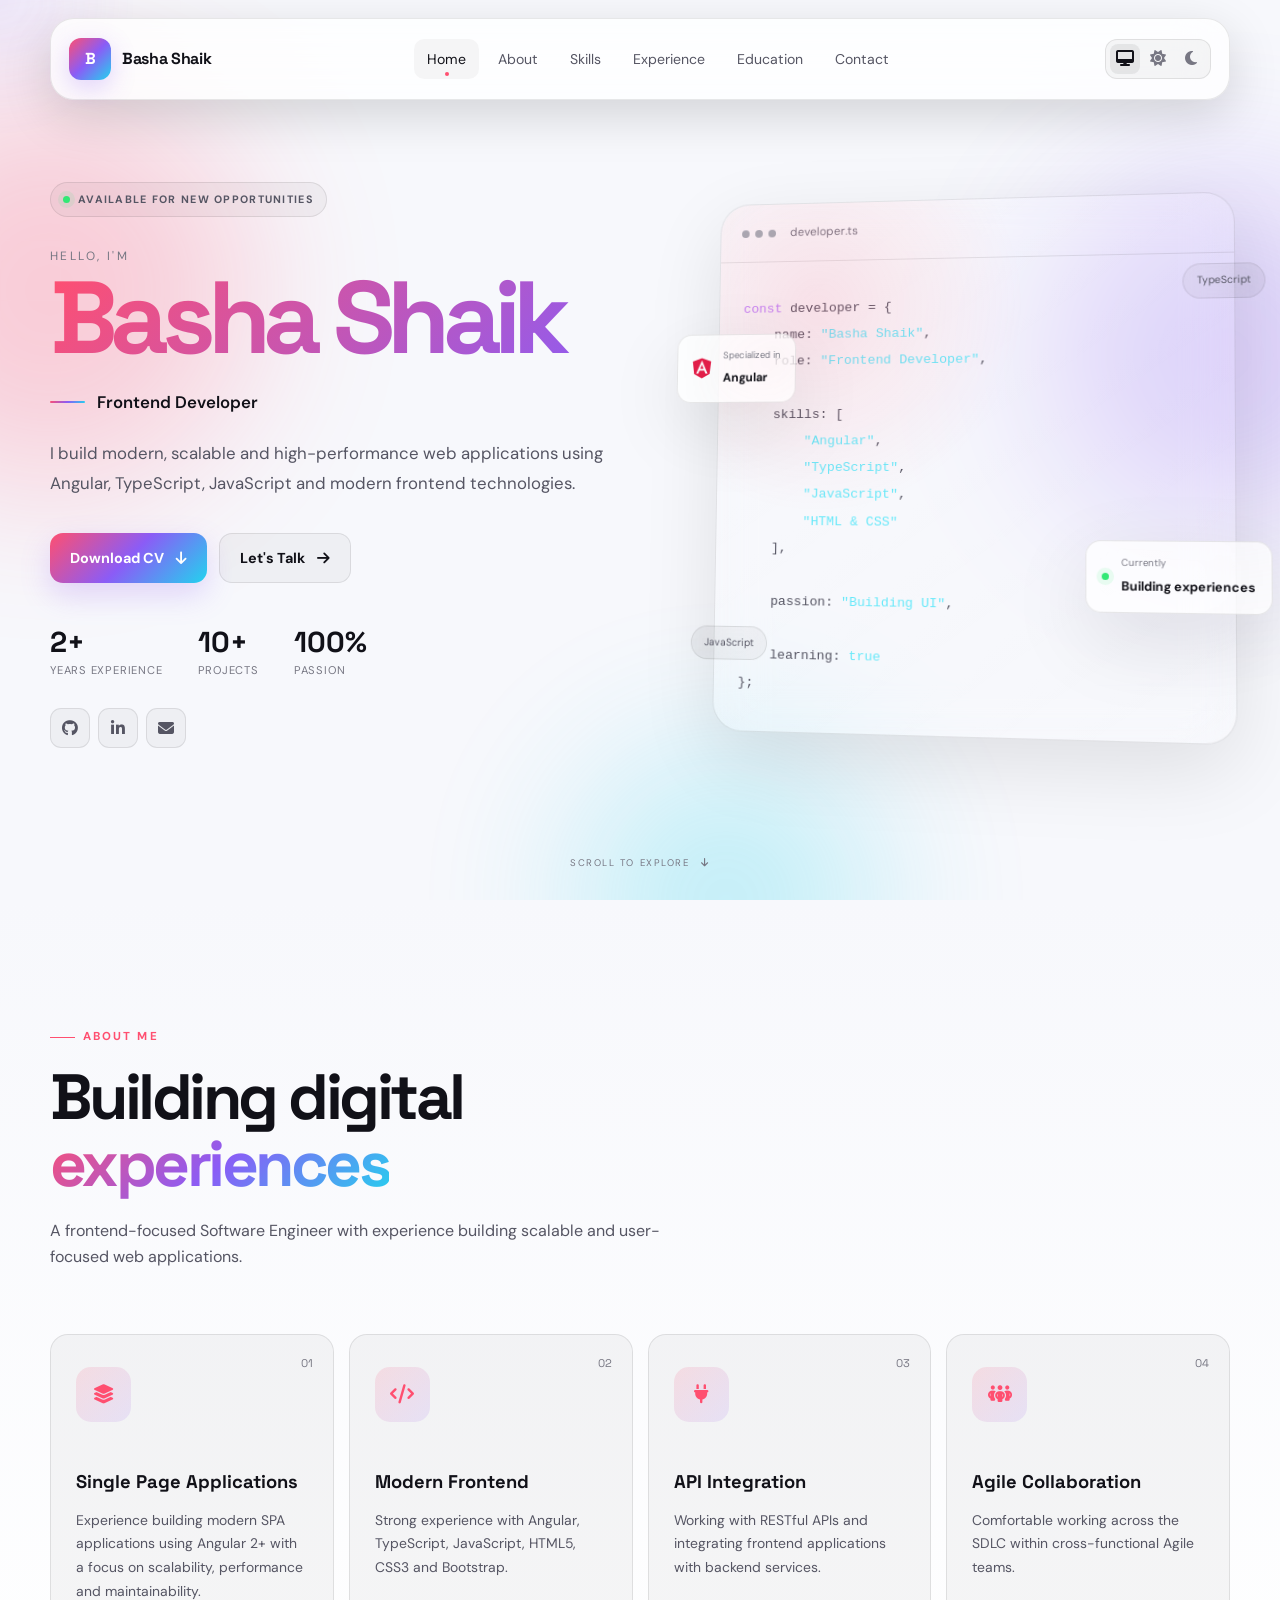
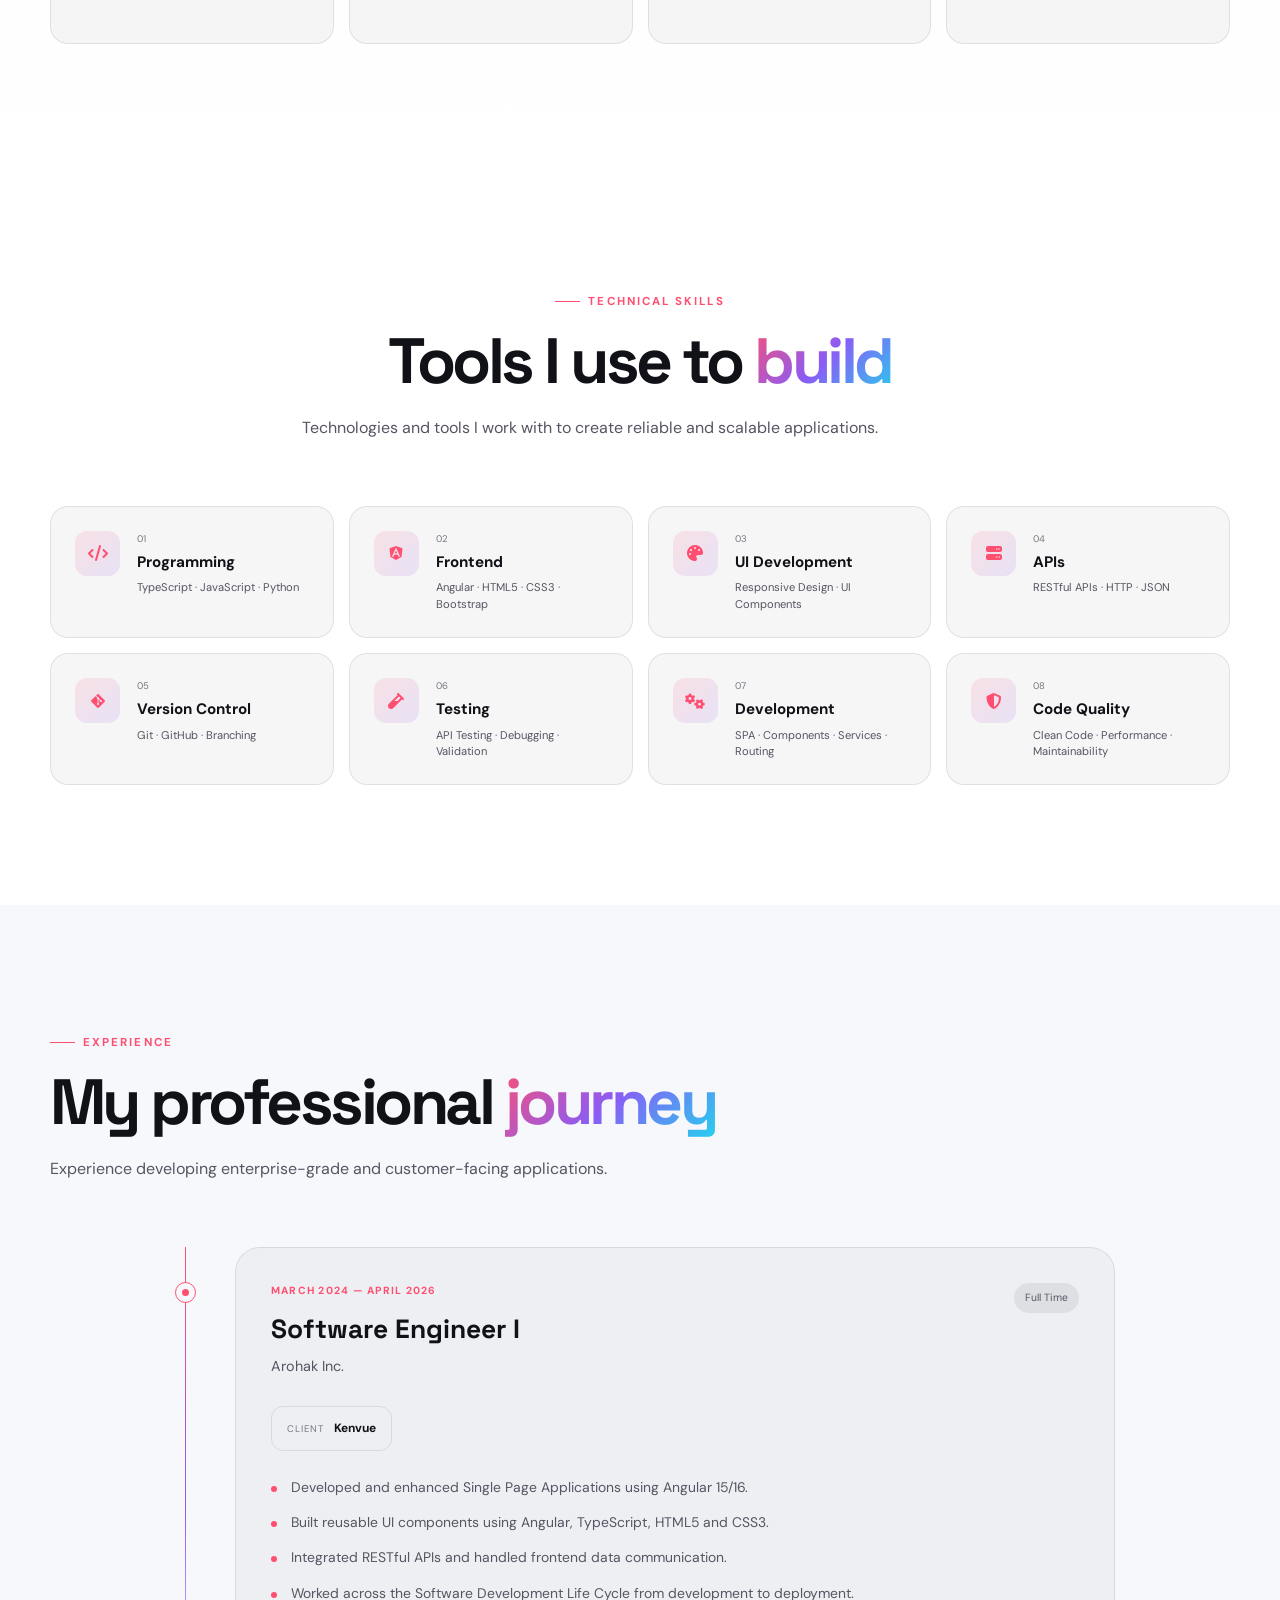
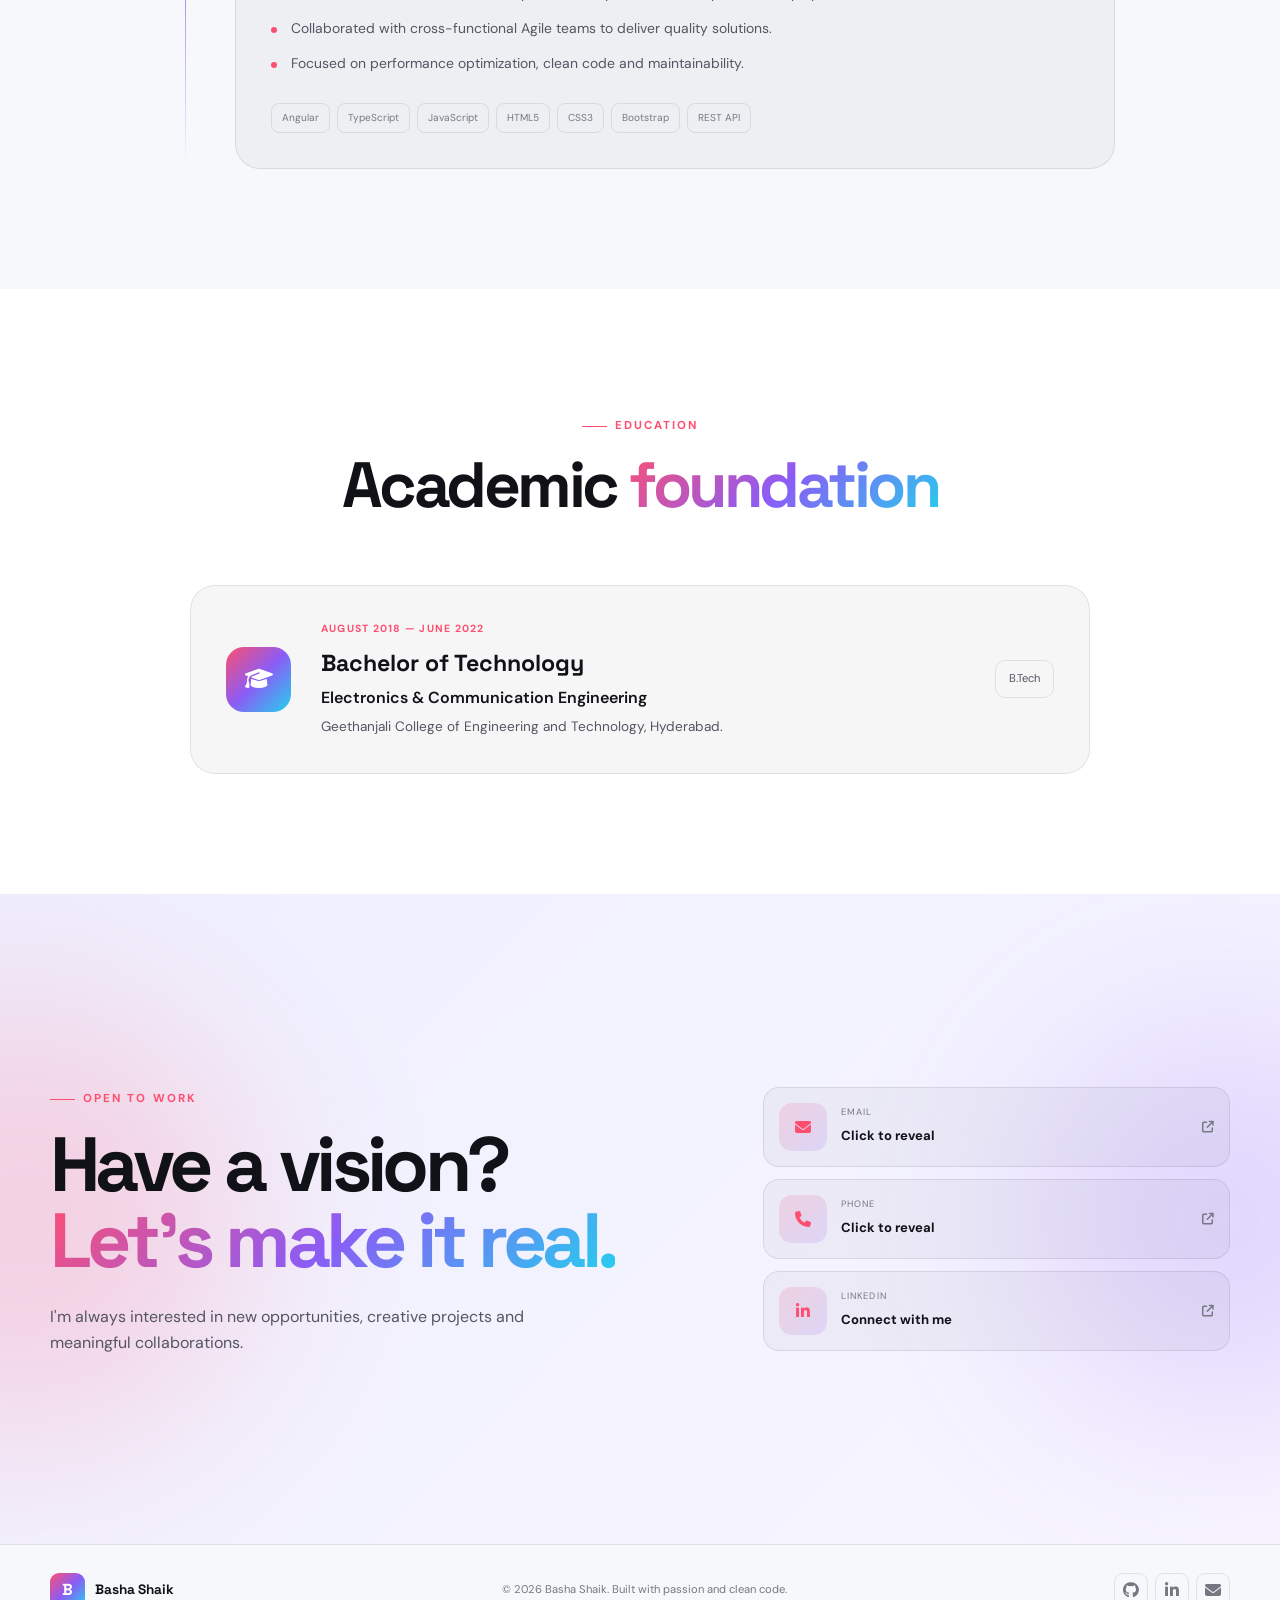
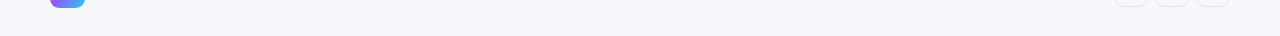
<file: Index.html>
<!DOCTYPE html>
<html lang="en" data-theme="system">

<head>
    <meta charset="UTF-8">
    <meta name="viewport" content="width=device-width, initial-scale=1.0">

    <meta name="description"
        content="Basha Shaik — Frontend Developer specializing in Angular, TypeScript, JavaScript and modern web applications.">

    <meta name="author" content="Basha Shaik">

    <title>Basha Shaik | Frontend Developer</title>

    <!-- Google Fonts -->
    <link rel="preconnect" href="https://fonts.googleapis.com">
    <link rel="preconnect" href="https://fonts.gstatic.com" crossorigin>

    <link
        href="https://fonts.googleapis.com/css2?family=DM+Sans:wght@400;500;600;700&family=Space+Grotesk:wght@400;500;600;700&display=swap"
        rel="stylesheet">

    <!-- Font Awesome -->
    <link
        rel="stylesheet"
        href="https://cdnjs.cloudflare.com/ajax/libs/font-awesome/6.7.2/css/all.min.css"
    >

    <!-- CSS -->
    <link rel="stylesheet" href="style.css">
</head>

<body>

    <!-- =====================================================
         CURSOR GLOW
    ====================================================== -->

    <div class="cursor-glow"></div>


    <!-- =====================================================
         HEADER
    ====================================================== -->

    <header class="site-header" id="siteHeader">

        <div class="header-inner">

            <!-- Logo -->

            <a href="#home" class="brand">

                <span class="brand-mark">
                    B
                </span>

                <span class="brand-name">
                    Basha Shaik
                </span>

            </a>


            <!-- Navigation -->

            <nav class="navbar" id="navbar">

                <a href="#home" class="nav-link active">
                    Home
                </a>

                <a href="#about" class="nav-link">
                    About
                </a>

                <a href="#skills" class="nav-link">
                    Skills
                </a>

                <a href="#experience" class="nav-link">
                    Experience
                </a>

                <a href="#education" class="nav-link">
                    Education
                </a>

                <a href="#contact" class="nav-link">
                    Contact
                </a>

            </nav>


            <!-- Header Actions -->

            <div class="header-actions">

                <!-- Theme -->

                <div class="theme-switcher">

                    <button
                        class="theme-btn active"
                        data-theme-choice="system"
                        title="System theme"
                    >
                        <i class="fa-solid fa-desktop"></i>
                    </button>

                    <button
                        class="theme-btn"
                        data-theme-choice="light"
                        title="Light mode"
                    >
                        <i class="fa-solid fa-sun"></i>
                    </button>

                    <button
                        class="theme-btn"
                        data-theme-choice="dark"
                        title="Dark mode"
                    >
                        <i class="fa-solid fa-moon"></i>
                    </button>

                </div>


                <!-- Mobile Menu -->

                <button
                    class="menu-toggle"
                    id="menuToggle"
                    aria-label="Open navigation"
                >
                    <i class="fa-solid fa-bars"></i>
                </button>

            </div>

        </div>

    </header>


    <!-- =====================================================
         MAIN
    ====================================================== -->

    <main>


        <!-- =================================================
             HERO
        ================================================== -->

        <section class="hero section" id="home">

            <div class="hero-grid"></div>

            <div class="hero-orb hero-orb-one"></div>
            <div class="hero-orb hero-orb-two"></div>
            <div class="hero-orb hero-orb-three"></div>


            <div class="container hero-container">

                <!-- Hero Content -->

                <div class="hero-content reveal">

                    <div class="availability">

                        <span class="availability-dot"></span>

                        AVAILABLE FOR NEW OPPORTUNITIES

                    </div>


                    <p class="hero-small-title">
                        HELLO, I'M
                    </p>


                    <h1>
                        <span>Basha Shaik</span>
                    </h1>


                    <div class="hero-role">

                        <span class="role-line"></span>

                        <span>
                            Frontend Developer
                        </span>

                    </div>


                    <p class="hero-description">

                        I build modern, scalable and high-performance
                        web applications using Angular, TypeScript,
                        JavaScript and modern frontend technologies.

                    </p>


                    <!-- Buttons -->

                    <div class="hero-buttons">

                        <a
                            href="Basha_Shaik_Resume.pdf"
                            class="btn btn-primary"
                            download
                        >

                            <span>
                                Download CV
                            </span>

                            <i class="fa-solid fa-arrow-down"></i>

                        </a>


                        <a
                            href="#contact"
                            class="btn btn-outline"
                        >

                            <span>
                                Let's Talk
                            </span>

                            <i class="fa-solid fa-arrow-right"></i>

                        </a>

                    </div>


                    <!-- Stats -->

                    <div class="hero-stats">

                        <div class="stat">

                            <strong>
                                2+
                            </strong>

                            <span>
                                Years Experience
                            </span>

                        </div>


                        <div class="stat">

                            <strong>
                                10+
                            </strong>

                            <span>
                                Projects
                            </span>

                        </div>


                        <div class="stat">

                            <strong>
                                100%
                            </strong>

                            <span>
                                Passion
                            </span>

                        </div>

                    </div>


                    <!-- Social -->

                    <div class="social-links">

                        <a
                            href="#"
                            aria-label="GitHub"
                            target="_blank"
                        >
                            <i class="fa-brands fa-github"></i>
                        </a>

                        <a
                            href="#"
                            aria-label="LinkedIn"
                            target="_blank"
                        >
                            <i class="fa-brands fa-linkedin-in"></i>
                        </a>

                        <a
                            href="#contact"
                            aria-label="Email"
                        >
                            <i class="fa-solid fa-envelope"></i>
                        </a>

                    </div>

                </div>


                <!-- Hero Visual -->

                <div class="hero-visual reveal reveal-delay">

                    <div class="visual-card">

                        <div class="visual-card-top">

                            <div class="window-dots">

                                <span></span>
                                <span></span>
                                <span></span>

                            </div>

                            <span>
                                developer.ts
                            </span>

                        </div>


                        <div class="code-window">

<pre><code><span class="code-keyword">const</span> developer = {
    name: <span class="code-string">"Basha Shaik"</span>,
    role: <span class="code-string">"Frontend Developer"</span>,

    skills: [
        <span class="code-string">"Angular"</span>,
        <span class="code-string">"TypeScript"</span>,
        <span class="code-string">"JavaScript"</span>,
        <span class="code-string">"HTML & CSS"</span>
    ],

    passion: <span class="code-string">"Building UI"</span>,

    learning: <span class="code-string">true</span>
};</code></pre>

                        </div>


                        <!-- Floating badges -->

                        <div class="floating-badge badge-one">

                            <i class="fa-brands fa-angular"></i>

                            <div>
                                <small>
                                    Specialized in
                                </small>

                                <strong>
                                    Angular
                                </strong>
                            </div>

                        </div>


                        <div class="floating-badge badge-two">

                            <span class="live-dot"></span>

                            <div>
                                <small>
                                    Currently
                                </small>

                                <strong>
                                    Building experiences
                                </strong>
                            </div>

                        </div>


                        <div class="floating-chip chip-one">
                            TypeScript
                        </div>

                        <div class="floating-chip chip-two">
                            JavaScript
                        </div>

                    </div>

                </div>

            </div>


            <div class="scroll-indicator">

                <span>
                    SCROLL TO EXPLORE
                </span>

                <i class="fa-solid fa-arrow-down"></i>

            </div>

        </section>



        <!-- =================================================
             ABOUT
        ================================================== -->

        <section class="section about-section" id="about">

            <div class="container">

                <div class="section-heading reveal">

                    <span class="section-label">
                        ABOUT ME
                    </span>

                    <h2>
                        Building digital
                        <span>experiences</span>
                    </h2>

                    <p>
                        A frontend-focused Software Engineer with
                        experience building scalable and user-focused
                        web applications.
                    </p>

                </div>


                <div class="about-grid">

                    <!-- Card 1 -->

                    <article class="about-card reveal">

                        <div class="card-number">
                            01
                        </div>

                        <div class="about-icon">
                            <i class="fa-solid fa-layer-group"></i>
                        </div>

                        <h3>
                            Single Page Applications
                        </h3>

                        <p>
                            Experience building modern SPA applications
                            using Angular 2+ with a focus on scalability,
                            performance and maintainability.
                        </p>

                    </article>


                    <!-- Card 2 -->

                    <article class="about-card reveal reveal-delay-1">

                        <div class="card-number">
                            02
                        </div>

                        <div class="about-icon">
                            <i class="fa-solid fa-code"></i>
                        </div>

                        <h3>
                            Modern Frontend
                        </h3>

                        <p>
                            Strong experience with Angular, TypeScript,
                            JavaScript, HTML5, CSS3 and Bootstrap.
                        </p>

                    </article>


                    <!-- Card 3 -->

                    <article class="about-card reveal reveal-delay-2">

                        <div class="card-number">
                            03
                        </div>

                        <div class="about-icon">
                            <i class="fa-solid fa-plug"></i>
                        </div>

                        <h3>
                            API Integration
                        </h3>

                        <p>
                            Working with RESTful APIs and integrating
                            frontend applications with backend services.
                        </p>

                    </article>


                    <!-- Card 4 -->

                    <article class="about-card reveal reveal-delay-3">

                        <div class="card-number">
                            04
                        </div>

                        <div class="about-icon">
                            <i class="fa-solid fa-people-group"></i>
                        </div>

                        <h3>
                            Agile Collaboration
                        </h3>

                        <p>
                            Comfortable working across the SDLC within
                            cross-functional Agile teams.
                        </p>

                    </article>

                </div>

            </div>

        </section>



        <!-- =================================================
             SKILLS
        ================================================== -->

        <section class="section skills-section" id="skills">

            <div class="container">

                <div class="section-heading centered reveal">

                    <span class="section-label">
                        TECHNICAL SKILLS
                    </span>

                    <h2>
                        Tools I use to
                        <span>build</span>
                    </h2>

                    <p>
                        Technologies and tools I work with to create
                        reliable and scalable applications.
                    </p>

                </div>


                <div class="skills-grid" id="technicalSkills">


                    <!-- Programming -->

                    <article class="skill-card reveal">

                        <div class="skill-icon">
                            <i class="fa-solid fa-code"></i>
                        </div>

                        <div class="skill-content">

                            <span>
                                01
                            </span>

                            <h3>
                                Programming
                            </h3>

                            <p>
                                TypeScript · JavaScript · Python
                            </p>

                        </div>

                    </article>


                    <!-- Frontend -->

                    <article class="skill-card reveal reveal-delay-1">

                        <div class="skill-icon">
                            <i class="fa-brands fa-angular"></i>
                        </div>

                        <div class="skill-content">

                            <span>
                                02
                            </span>

                            <h3>
                                Frontend
                            </h3>

                            <p>
                                Angular · HTML5 · CSS3 · Bootstrap
                            </p>

                        </div>

                    </article>


                    <!-- UI -->

                    <article class="skill-card reveal reveal-delay-2">

                        <div class="skill-icon">
                            <i class="fa-solid fa-palette"></i>
                        </div>

                        <div class="skill-content">

                            <span>
                                03
                            </span>

                            <h3>
                                UI Development
                            </h3>

                            <p>
                                Responsive Design · UI Components
                            </p>

                        </div>

                    </article>


                    <!-- APIs -->

                    <article class="skill-card reveal">

                        <div class="skill-icon">
                            <i class="fa-solid fa-server"></i>
                        </div>

                        <div class="skill-content">

                            <span>
                                04
                            </span>

                            <h3>
                                APIs
                            </h3>

                            <p>
                                RESTful APIs · HTTP · JSON
                            </p>

                        </div>

                    </article>


                    <!-- Git -->

                    <article class="skill-card reveal reveal-delay-1">

                        <div class="skill-icon">
                            <i class="fa-brands fa-git-alt"></i>
                        </div>

                        <div class="skill-content">

                            <span>
                                05
                            </span>

                            <h3>
                                Version Control
                            </h3>

                            <p>
                                Git · GitHub · Branching
                            </p>

                        </div>

                    </article>


                    <!-- Testing -->

                    <article class="skill-card reveal reveal-delay-2">

                        <div class="skill-icon">
                            <i class="fa-solid fa-vial"></i>
                        </div>

                        <div class="skill-content">

                            <span>
                                06
                            </span>

                            <h3>
                                Testing
                            </h3>

                            <p>
                                API Testing · Debugging · Validation
                            </p>

                        </div>

                    </article>


                    <!-- Development -->

                    <article class="skill-card reveal">

                        <div class="skill-icon">
                            <i class="fa-solid fa-gears"></i>
                        </div>

                        <div class="skill-content">

                            <span>
                                07
                            </span>

                            <h3>
                                Development
                            </h3>

                            <p>
                                SPA · Components · Services · Routing
                            </p>

                        </div>

                    </article>


                    <!-- Quality -->

                    <article class="skill-card reveal reveal-delay-1">

                        <div class="skill-icon">
                            <i class="fa-solid fa-shield-halved"></i>
                        </div>

                        <div class="skill-content">

                            <span>
                                08
                            </span>

                            <h3>
                                Code Quality
                            </h3>

                            <p>
                                Clean Code · Performance · Maintainability
                            </p>

                        </div>

                    </article>

                </div>

            </div>

        </section>



        <!-- =================================================
             EXPERIENCE
        ================================================== -->

        <section class="section experience-section" id="experience">

            <div class="container">

                <div class="section-heading reveal">

                    <span class="section-label">
                        EXPERIENCE
                    </span>

                    <h2>
                        My professional
                        <span>journey</span>
                    </h2>

                    <p>
                        Experience developing enterprise-grade and
                        customer-facing applications.
                    </p>

                </div>


                <div class="timeline">

                    <div class="timeline-line"></div>


                    <!-- Experience -->

                    <article class="timeline-item reveal">

                        <div class="timeline-marker">

                            <span></span>

                        </div>


                        <div class="experience-card">

                            <div class="experience-top">

                                <div>

                                    <span class="experience-date">
                                        MARCH 2024 — APRIL 2026
                                    </span>

                                    <h3>
                                        Software Engineer I
                                    </h3>

                                    <p class="company">
                                        Arohak Inc.
                                    </p>

                                </div>


                                <span class="experience-type">
                                    Full Time
                                </span>

                            </div>


                            <div class="experience-client">

                                <span>
                                    CLIENT
                                </span>

                                <strong>
                                    Kenvue
                                </strong>

                            </div>


                            <ul class="experience-list">

                                <li>
                                    Developed and enhanced Single Page
                                    Applications using Angular 15/16.
                                </li>

                                <li>
                                    Built reusable UI components using
                                    Angular, TypeScript, HTML5 and CSS3.
                                </li>

                                <li>
                                    Integrated RESTful APIs and handled
                                    frontend data communication.
                                </li>

                                <li>
                                    Worked across the Software Development
                                    Life Cycle from development to deployment.
                                </li>

                                <li>
                                    Collaborated with cross-functional Agile
                                    teams to deliver quality solutions.
                                </li>

                                <li>
                                    Focused on performance optimization,
                                    clean code and maintainability.
                                </li>

                            </ul>


                            <div class="tech-tags">

                                <span>
                                    Angular
                                </span>

                                <span>
                                    TypeScript
                                </span>

                                <span>
                                    JavaScript
                                </span>

                                <span>
                                    HTML5
                                </span>

                                <span>
                                    CSS3
                                </span>

                                <span>
                                    Bootstrap
                                </span>

                                <span>
                                    REST API
                                </span>

                            </div>

                        </div>

                    </article>

                </div>

            </div>

        </section>



        <!-- =================================================
             EDUCATION
        ================================================== -->

        <section class="section education-section" id="education">

            <div class="container">

                <div class="section-heading centered reveal">

                    <span class="section-label">
                        EDUCATION
                    </span>

                    <h2>
                        Academic
                        <span>foundation</span>
                    </h2>

                </div>


                <div class="education-wrapper reveal">

                    <div class="education-icon">

                        <i class="fa-solid fa-graduation-cap"></i>

                    </div>


                    <div class="education-content">

                        <span class="education-date">
                            AUGUST 2018 — JUNE 2022
                        </span>

                        <h3>
                            Bachelor of Technology
                        </h3>

                        <p class="education-degree">
                            Electronics & Communication Engineering
                        </p>

                        <p>
                            Geethanjali College of Engineering and Technology,
                            Hyderabad.
                        </p>

                    </div>


                    <div class="education-badge">

                        <span>
                            B.Tech
                        </span>

                    </div>

                </div>

            </div>

        </section>



        <!-- =================================================
             CONTACT
        ================================================== -->

        <section class="section contact-section" id="contact">

            <div class="contact-bg-grid"></div>

            <div class="contact-orb contact-orb-one"></div>
            <div class="contact-orb contact-orb-two"></div>


            <div class="container">

                <div class="contact-wrapper reveal">

                    <div class="contact-content">

                        <span class="section-label">
                            OPEN TO WORK
                        </span>

                        <h2>
                            Have a vision?
                            <br>
                            <span>Let's make it real.</span>
                        </h2>

                        <p>
                            I'm always interested in new opportunities,
                            creative projects and meaningful collaborations.
                        </p>

                    </div>


                    <div class="contact-actions">

                        <!-- Email -->

                        <button
                            class="contact-trigger"
                            data-contact="email"
                        >

                            <div class="contact-trigger-icon">
                                <i class="fa-solid fa-envelope"></i>
                            </div>

                            <div>

                                <small>
                                    EMAIL
                                </small>

                                <strong>
                                    Click to reveal
                                </strong>

                            </div>

                            <i class="fa-solid fa-arrow-up-right-from-square"></i>

                        </button>


                        <!-- Phone -->

                        <button
                            class="contact-trigger"
                            data-contact="phone"
                        >

                            <div class="contact-trigger-icon">
                                <i class="fa-solid fa-phone"></i>
                            </div>

                            <div>

                                <small>
                                    PHONE
                                </small>

                                <strong>
                                    Click to reveal
                                </strong>

                            </div>

                            <i class="fa-solid fa-arrow-up-right-from-square"></i>

                        </button>


                        <!-- LinkedIn -->

                        <a
                            href="#"
                            class="contact-trigger"
                            target="_blank"
                        >

                            <div class="contact-trigger-icon">
                                <i class="fa-brands fa-linkedin-in"></i>
                            </div>

                            <div>

                                <small>
                                    LINKEDIN
                                </small>

                                <strong>
                                    Connect with me
                                </strong>

                            </div>

                            <i class="fa-solid fa-arrow-up-right-from-square"></i>

                        </a>

                    </div>

                </div>

            </div>

        </section>

    </main>



    <!-- =====================================================
         FOOTER
    ====================================================== -->

    <footer class="site-footer">

        <div class="container footer-inner">

            <a href="#home" class="footer-brand">

                <span>
                    B
                </span>

                <strong>
                    Basha Shaik
                </strong>

            </a>


            <p>
                © 2026 Basha Shaik. Built with passion and clean code.
            </p>


            <div class="footer-social">

                <a href="#" aria-label="GitHub">
                    <i class="fa-brands fa-github"></i>
                </a>

                <a href="#" aria-label="LinkedIn">
                    <i class="fa-brands fa-linkedin-in"></i>
                </a>

                <a href="#contact" aria-label="Contact">
                    <i class="fa-solid fa-envelope"></i>
                </a>

            </div>

        </div>

    </footer>



    <!-- =====================================================
         CONTACT MODAL
    ====================================================== -->

    <div
        class="contact-modal"
        id="contactModal"
        aria-hidden="true"
    >

        <div class="modal-overlay" id="modalOverlay"></div>


        <div
            class="modal-card"
            role="dialog"
            aria-modal="true"
        >

            <button
                class="modal-close"
                id="modalClose"
                aria-label="Close"
            >
                <i class="fa-solid fa-xmark"></i>
            </button>


            <div class="modal-icon" id="modalIcon">

                <i class="fa-solid fa-envelope"></i>

            </div>


            <span
                class="modal-label"
                id="modalLabel"
            >
                EMAIL
            </span>


            <h3 id="modalTitle">
                Send Me a Message
            </h3>


            <p
                class="modal-value"
                id="modalValue"
            >
                bashaik5899@gmail.com
            </p>


            <a
                href="#"
                class="modal-action"
                id="modalAction"
            >
                Send Email
                <i class="fa-solid fa-arrow-right"></i>
            </a>

        </div>

    </div>



    <!-- =====================================================
         BACK TO TOP
    ====================================================== -->

    <button
        class="back-top"
        id="backTop"
        aria-label="Back to top"
    >

        <i class="fa-solid fa-arrow-up"></i>

    </button>



    <!-- JavaScript -->

    <script src="script.js"></script>

</body>

</html>
</file>
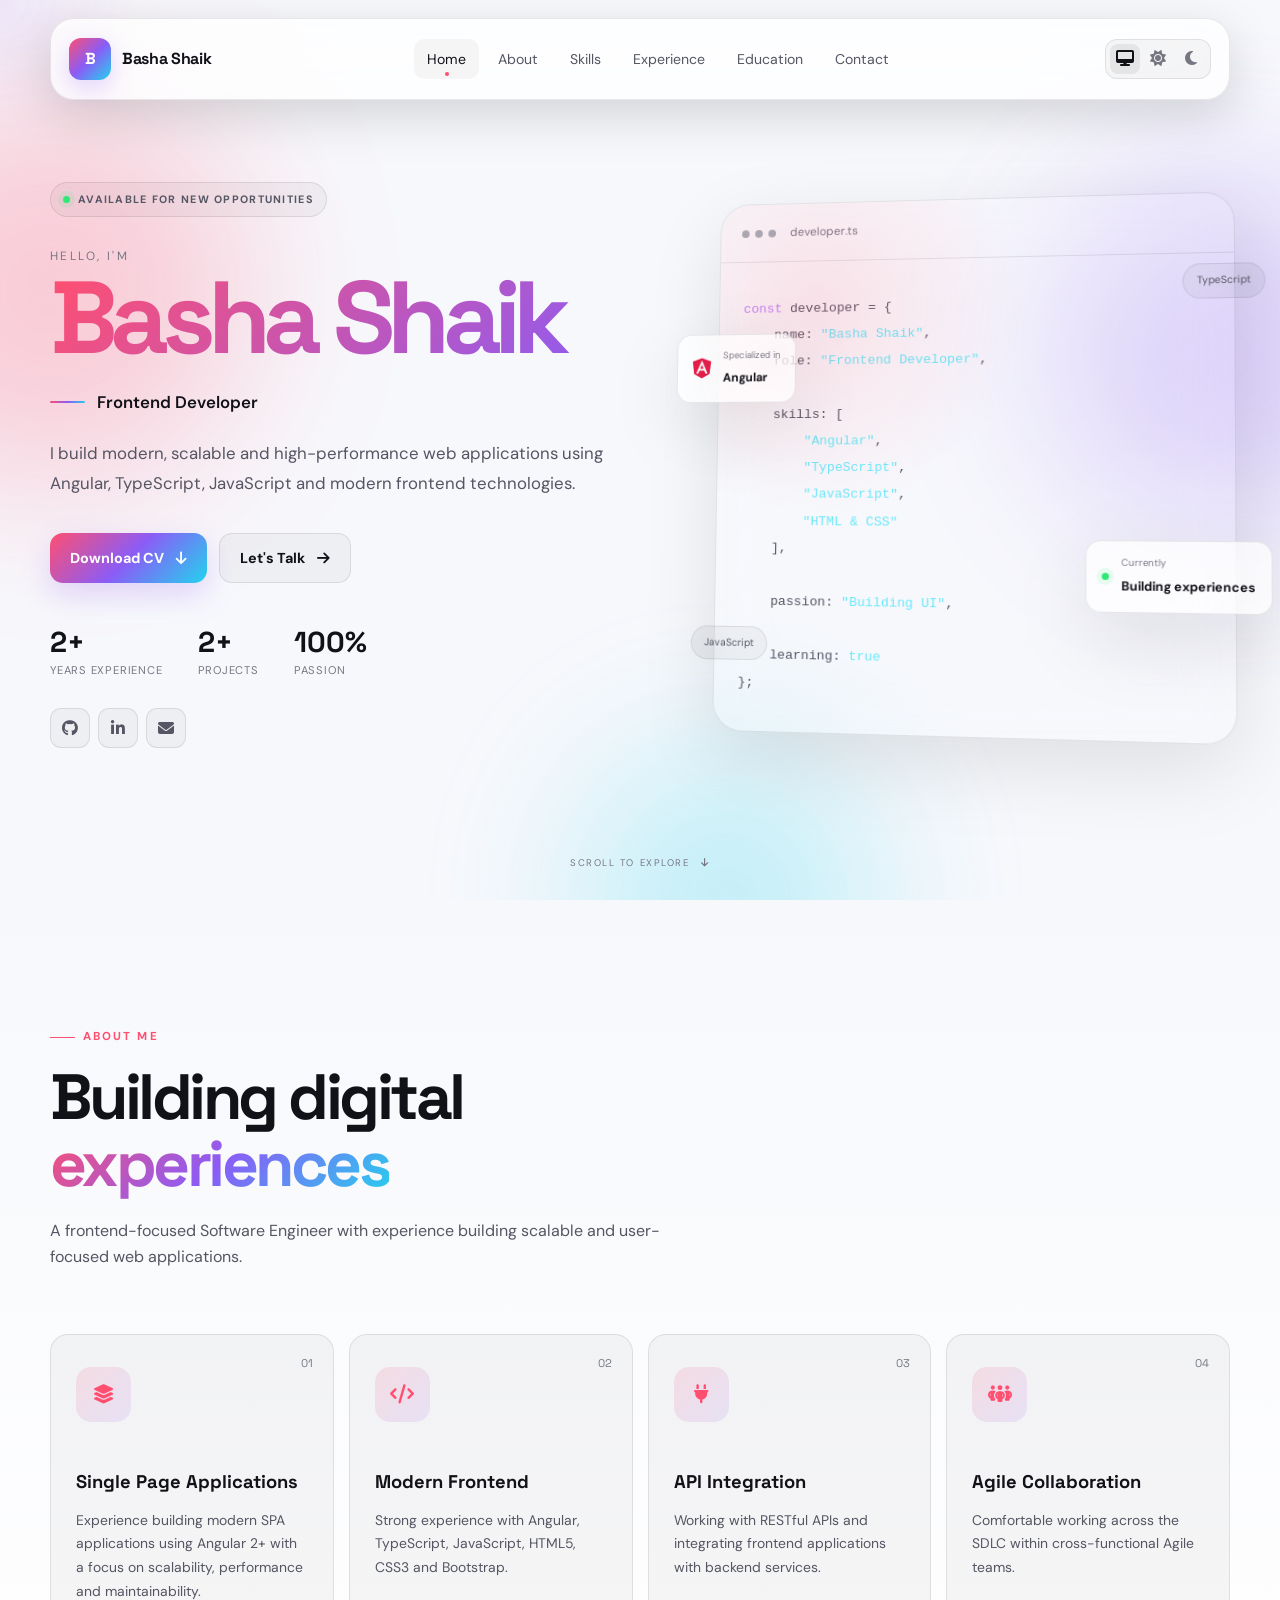
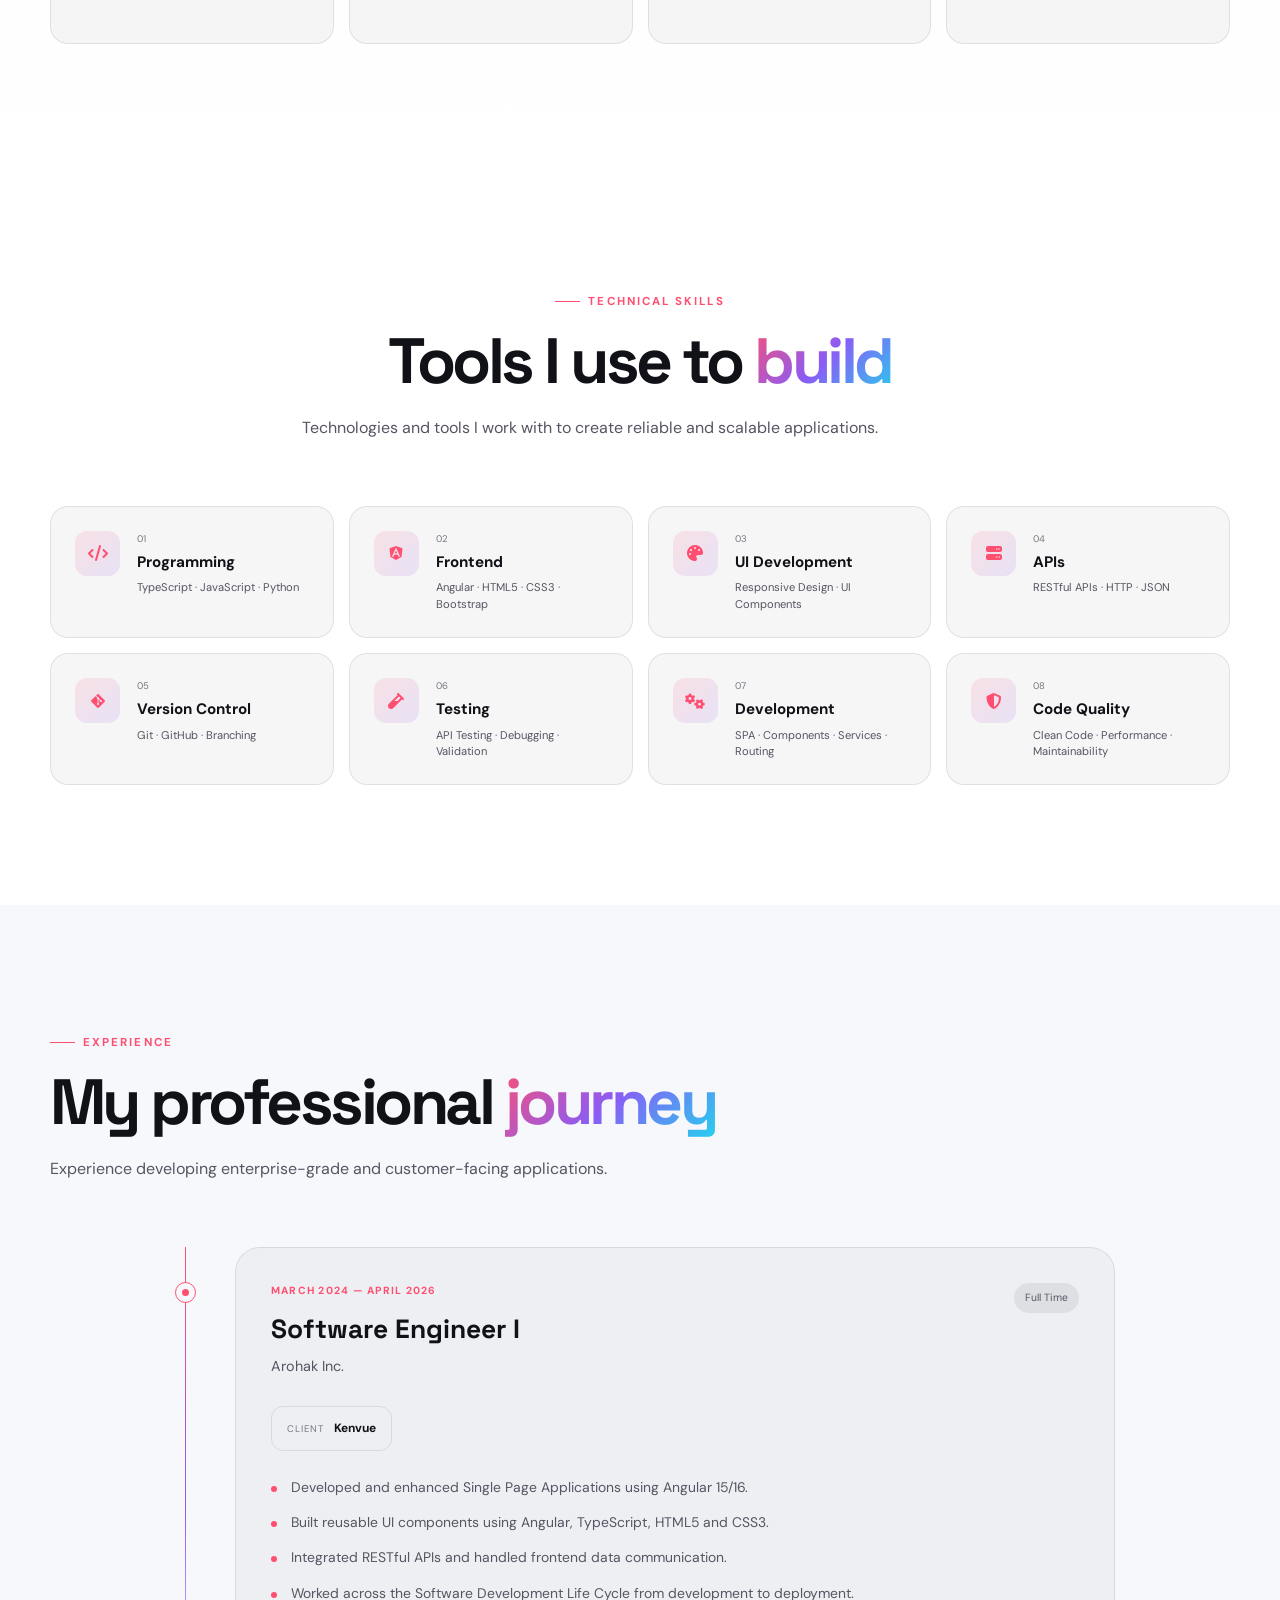
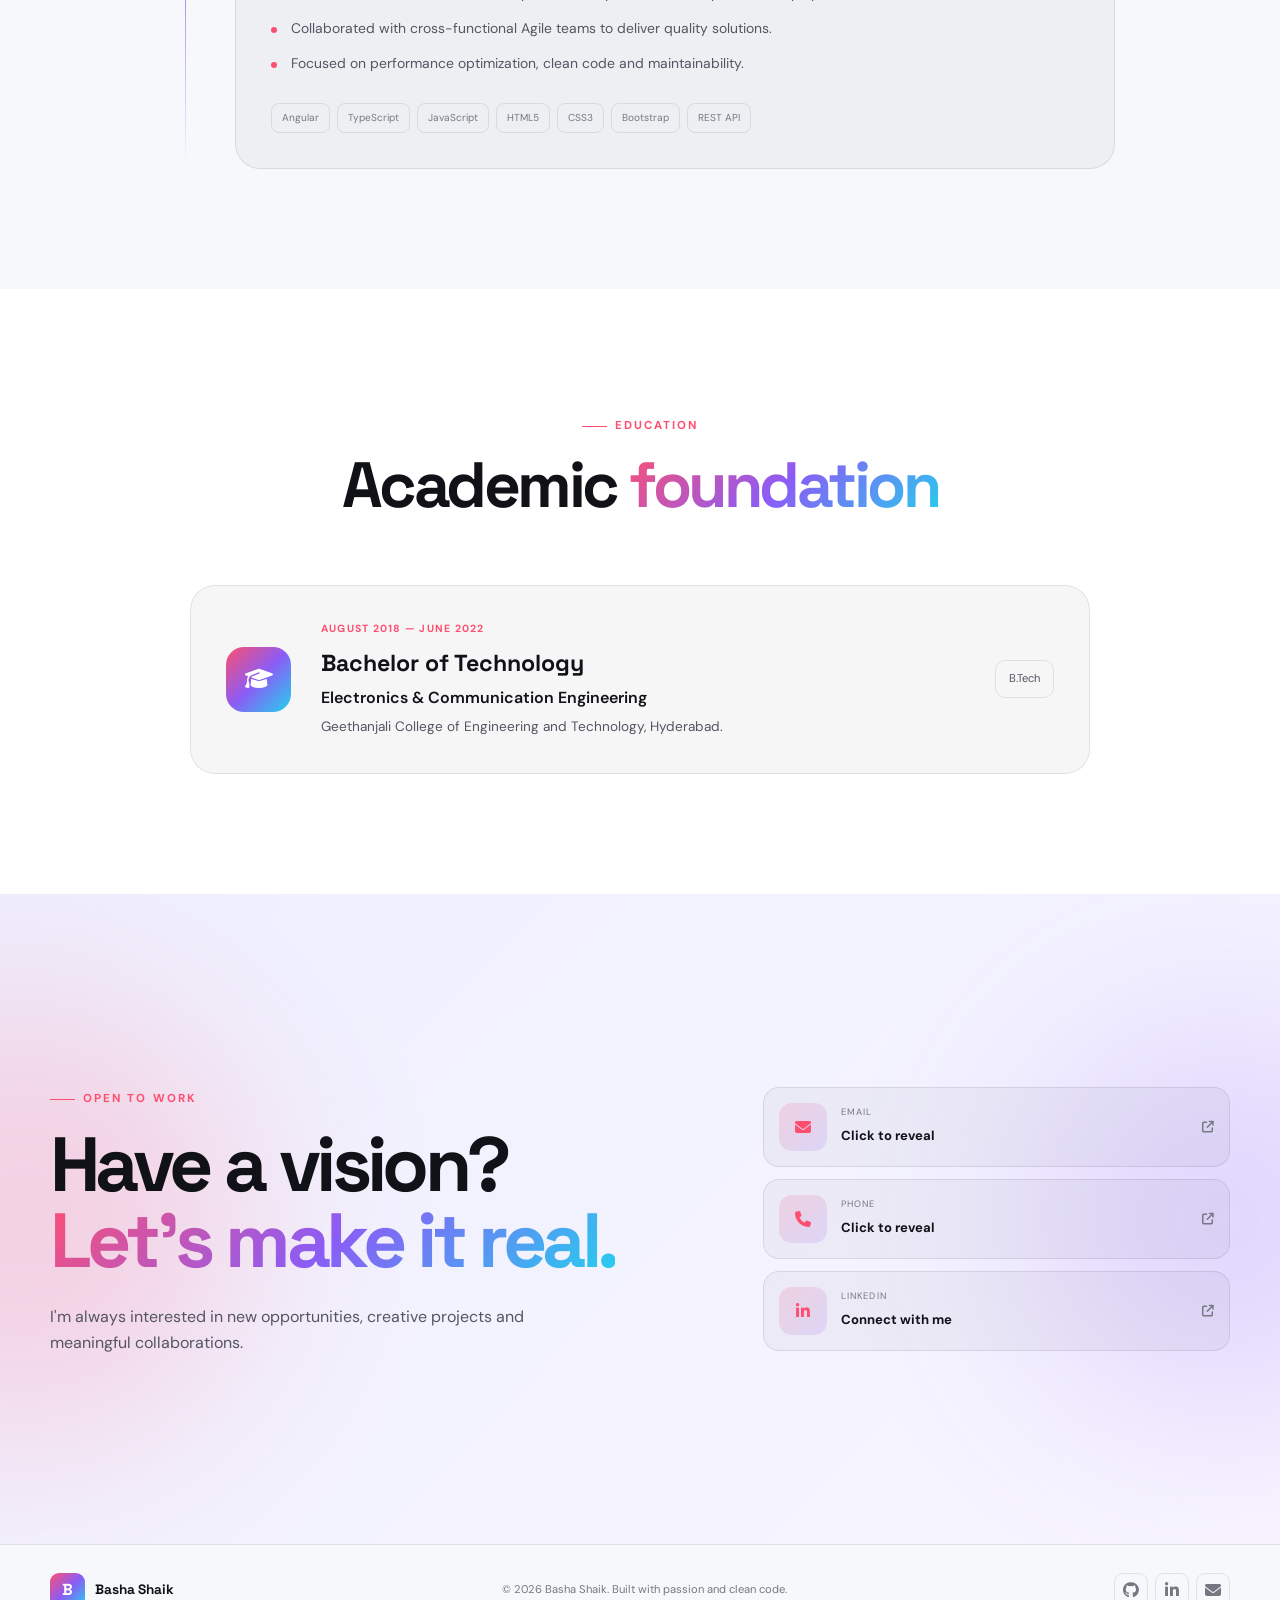
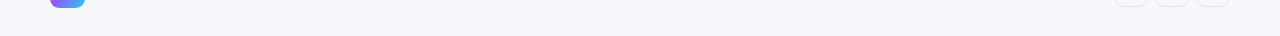
<file: index.html>
<!DOCTYPE html>
<html lang="en" data-theme="system">

<head>
    <meta charset="UTF-8">
    <meta name="viewport" content="width=device-width, initial-scale=1.0">

    <meta name="description"
        content="Basha Shaik — Frontend Developer specializing in Angular, TypeScript, JavaScript and modern web applications.">

    <meta name="author" content="Basha Shaik">

    <title>Basha Shaik | Frontend Developer</title>

    <!-- Google Fonts -->
    <link rel="preconnect" href="https://fonts.googleapis.com">
    <link rel="preconnect" href="https://fonts.gstatic.com" crossorigin>

    <link
        href="https://fonts.googleapis.com/css2?family=DM+Sans:wght@400;500;600;700&family=Space+Grotesk:wght@400;500;600;700&display=swap"
        rel="stylesheet">

    <!-- Font Awesome -->
    <link
        rel="stylesheet"
        href="https://cdnjs.cloudflare.com/ajax/libs/font-awesome/6.7.2/css/all.min.css"
    >

    <!-- CSS -->
    <link rel="stylesheet" href="style.css">
</head>

<body>

    <!-- =====================================================
         CURSOR GLOW
    ====================================================== -->

    <div class="cursor-glow"></div>


    <!-- =====================================================
         HEADER
    ====================================================== -->

    <header class="site-header" id="siteHeader">

        <div class="header-inner">

            <!-- Logo -->

            <a href="#home" class="brand">

                <span class="brand-mark">
                    B
                </span>

                <span class="brand-name">
                    Basha Shaik
                </span>

            </a>


            <!-- Navigation -->

            <nav class="navbar" id="navbar">

                <a href="#home" class="nav-link active">
                    Home
                </a>

                <a href="#about" class="nav-link">
                    About
                </a>

                <a href="#skills" class="nav-link">
                    Skills
                </a>

                <a href="#experience" class="nav-link">
                    Experience
                </a>

                <a href="#education" class="nav-link">
                    Education
                </a>

                <a href="#contact" class="nav-link">
                    Contact
                </a>

            </nav>


            <!-- Header Actions -->

            <div class="header-actions">

                <!-- Theme -->

                <div class="theme-switcher">

                    <button
                        class="theme-btn active"
                        data-theme-choice="system"
                        title="System theme"
                    >
                        <i class="fa-solid fa-desktop"></i>
                    </button>

                    <button
                        class="theme-btn"
                        data-theme-choice="light"
                        title="Light mode"
                    >
                        <i class="fa-solid fa-sun"></i>
                    </button>

                    <button
                        class="theme-btn"
                        data-theme-choice="dark"
                        title="Dark mode"
                    >
                        <i class="fa-solid fa-moon"></i>
                    </button>

                </div>


                <!-- Mobile Menu -->

                <button
                    class="menu-toggle"
                    id="menuToggle"
                    aria-label="Open navigation"
                >
                    <i class="fa-solid fa-bars"></i>
                </button>

            </div>

        </div>

    </header>


    <!-- =====================================================
         MAIN
    ====================================================== -->

    <main>


        <!-- =================================================
             HERO
        ================================================== -->

        <section class="hero section" id="home">

            <div class="hero-grid"></div>

            <div class="hero-orb hero-orb-one"></div>
            <div class="hero-orb hero-orb-two"></div>
            <div class="hero-orb hero-orb-three"></div>


            <div class="container hero-container">

                <!-- Hero Content -->

                <div class="hero-content reveal">

                    <div class="availability">

                        <span class="availability-dot"></span>

                        AVAILABLE FOR NEW OPPORTUNITIES

                    </div>


                    <p class="hero-small-title">
                        HELLO, I'M
                    </p>


                    <h1>
                        <span>Basha Shaik</span>
                    </h1>


                    <div class="hero-role">

                        <span class="role-line"></span>

                        <span>
                            Frontend Developer
                        </span>

                    </div>


                    <p class="hero-description">

                        I build modern, scalable and high-performance
                        web applications using Angular, TypeScript,
                        JavaScript and modern frontend technologies.

                    </p>


                    <!-- Buttons -->

                    <div class="hero-buttons">

                        <a
                            href="Basha_Shaik_Resume.pdf"
                            class="btn btn-primary"
                            download
                        >

                            <span>
                                Download CV
                            </span>

                            <i class="fa-solid fa-arrow-down"></i>

                        </a>


                        <a
                            href="#contact"
                            class="btn btn-outline"
                        >

                            <span>
                                Let's Talk
                            </span>

                            <i class="fa-solid fa-arrow-right"></i>

                        </a>

                    </div>


                    <!-- Stats -->

                    <div class="hero-stats">

                        <div class="stat">

                            <strong>
                                2+
                            </strong>

                            <span>
                                Years Experience
                            </span>

                        </div>


                        <div class="stat">

                            <strong>
                                2+
                            </strong>

                            <span>
                                Projects
                            </span>

                        </div>


                        <div class="stat">

                            <strong>
                                100%
                            </strong>

                            <span>
                                Passion
                            </span>

                        </div>

                    </div>


                    <!-- Social -->

                    <div class="social-links">

                        <a
                            href="#"
                            aria-label="GitHub"
                            target="_blank"
                        >
                            <i class="fa-brands fa-github"></i>
                        </a>

                        <a
                            href="#"
                            aria-label="LinkedIn"
                            target="_blank"
                        >
                            <i class="fa-brands fa-linkedin-in"></i>
                        </a>

                         <!-- Google Form -->
                         
                         <a
                            href="https://docs.google.com/forms/d/e/1FAIpQLSeGU33B1GqTBYY3uu3LySH-503PNj7rBdecs8A-_EthpbQ4GA/viewform"
                            aria-label="Contact Me - Google Form"
                            target="_blank"
                            rel="noopener noreferrer"
                            title="Send me a message"
                            >
                           <i class="fa-solid fa-envelope"></i>
                         </a>


                    </div>

                </div>


                <!-- Hero Visual -->

                <div class="hero-visual reveal reveal-delay">

                    <div class="visual-card">

                        <div class="visual-card-top">

                            <div class="window-dots">

                                <span></span>
                                <span></span>
                                <span></span>

                            </div>

                            <span>
                                developer.ts
                            </span>

                        </div>


                        <div class="code-window">

<pre><code><span class="code-keyword">const</span> developer = {
    name: <span class="code-string">"Basha Shaik"</span>,
    role: <span class="code-string">"Frontend Developer"</span>,

    skills: [
        <span class="code-string">"Angular"</span>,
        <span class="code-string">"TypeScript"</span>,
        <span class="code-string">"JavaScript"</span>,
        <span class="code-string">"HTML & CSS"</span>
    ],

    passion: <span class="code-string">"Building UI"</span>,

    learning: <span class="code-string">true</span>
};</code></pre>

                        </div>


                        <!-- Floating badges -->

                        <div class="floating-badge badge-one">

                            <i class="fa-brands fa-angular"></i>

                            <div>
                                <small>
                                    Specialized in
                                </small>

                                <strong>
                                    Angular
                                </strong>
                            </div>

                        </div>


                        <div class="floating-badge badge-two">

                            <span class="live-dot"></span>

                            <div>
                                <small>
                                    Currently
                                </small>

                                <strong>
                                    Building experiences
                                </strong>
                            </div>

                        </div>


                        <div class="floating-chip chip-one">
                            TypeScript
                        </div>

                        <div class="floating-chip chip-two">
                            JavaScript
                        </div>

                    </div>

                </div>

            </div>


            <div class="scroll-indicator">

                <span>
                    SCROLL TO EXPLORE
                </span>

                <i class="fa-solid fa-arrow-down"></i>

            </div>

        </section>



        <!-- =================================================
             ABOUT
        ================================================== -->

        <section class="section about-section" id="about">

            <div class="container">

                <div class="section-heading reveal">

                    <span class="section-label">
                        ABOUT ME
                    </span>

                    <h2>
                        Building digital
                        <span>experiences</span>
                    </h2>

                    <p>
                        A frontend-focused Software Engineer with
                        experience building scalable and user-focused
                        web applications.
                    </p>

                </div>


                <div class="about-grid">

                    <!-- Card 1 -->

                    <article class="about-card reveal">

                        <div class="card-number">
                            01
                        </div>

                        <div class="about-icon">
                            <i class="fa-solid fa-layer-group"></i>
                        </div>

                        <h3>
                            Single Page Applications
                        </h3>

                        <p>
                            Experience building modern SPA applications
                            using Angular 2+ with a focus on scalability,
                            performance and maintainability.
                        </p>

                    </article>


                    <!-- Card 2 -->

                    <article class="about-card reveal reveal-delay-1">

                        <div class="card-number">
                            02
                        </div>

                        <div class="about-icon">
                            <i class="fa-solid fa-code"></i>
                        </div>

                        <h3>
                            Modern Frontend
                        </h3>

                        <p>
                            Strong experience with Angular, TypeScript,
                            JavaScript, HTML5, CSS3 and Bootstrap.
                        </p>

                    </article>


                    <!-- Card 3 -->

                    <article class="about-card reveal reveal-delay-2">

                        <div class="card-number">
                            03
                        </div>

                        <div class="about-icon">
                            <i class="fa-solid fa-plug"></i>
                        </div>

                        <h3>
                            API Integration
                        </h3>

                        <p>
                            Working with RESTful APIs and integrating
                            frontend applications with backend services.
                        </p>

                    </article>


                    <!-- Card 4 -->

                    <article class="about-card reveal reveal-delay-3">

                        <div class="card-number">
                            04
                        </div>

                        <div class="about-icon">
                            <i class="fa-solid fa-people-group"></i>
                        </div>

                        <h3>
                            Agile Collaboration
                        </h3>

                        <p>
                            Comfortable working across the SDLC within
                            cross-functional Agile teams.
                        </p>

                    </article>

                </div>

            </div>

        </section>



        <!-- =================================================
             SKILLS
        ================================================== -->

        <section class="section skills-section" id="skills">

            <div class="container">

                <div class="section-heading centered reveal">

                    <span class="section-label">
                        TECHNICAL SKILLS
                    </span>

                    <h2>
                        Tools I use to
                        <span>build</span>
                    </h2>

                    <p>
                        Technologies and tools I work with to create
                        reliable and scalable applications.
                    </p>

                </div>


                <div class="skills-grid" id="technicalSkills">


                    <!-- Programming -->

                    <article class="skill-card reveal">

                        <div class="skill-icon">
                            <i class="fa-solid fa-code"></i>
                        </div>

                        <div class="skill-content">

                            <span>
                                01
                            </span>

                            <h3>
                                Programming
                            </h3>

                            <p>
                                TypeScript · JavaScript · Python
                            </p>

                        </div>

                    </article>


                    <!-- Frontend -->

                    <article class="skill-card reveal reveal-delay-1">

                        <div class="skill-icon">
                            <i class="fa-brands fa-angular"></i>
                        </div>

                        <div class="skill-content">

                            <span>
                                02
                            </span>

                            <h3>
                                Frontend
                            </h3>

                            <p>
                                Angular · HTML5 · CSS3 · Bootstrap
                            </p>

                        </div>

                    </article>


                    <!-- UI -->

                    <article class="skill-card reveal reveal-delay-2">

                        <div class="skill-icon">
                            <i class="fa-solid fa-palette"></i>
                        </div>

                        <div class="skill-content">

                            <span>
                                03
                            </span>

                            <h3>
                                UI Development
                            </h3>

                            <p>
                                Responsive Design · UI Components
                            </p>

                        </div>

                    </article>


                    <!-- APIs -->

                    <article class="skill-card reveal">

                        <div class="skill-icon">
                            <i class="fa-solid fa-server"></i>
                        </div>

                        <div class="skill-content">

                            <span>
                                04
                            </span>

                            <h3>
                                APIs
                            </h3>

                            <p>
                                RESTful APIs · HTTP · JSON
                            </p>

                        </div>

                    </article>


                    <!-- Git -->

                    <article class="skill-card reveal reveal-delay-1">

                        <div class="skill-icon">
                            <i class="fa-brands fa-git-alt"></i>
                        </div>

                        <div class="skill-content">

                            <span>
                                05
                            </span>

                            <h3>
                                Version Control
                            </h3>

                            <p>
                                Git · GitHub · Branching
                            </p>

                        </div>

                    </article>


                    <!-- Testing -->

                    <article class="skill-card reveal reveal-delay-2">

                        <div class="skill-icon">
                            <i class="fa-solid fa-vial"></i>
                        </div>

                        <div class="skill-content">

                            <span>
                                06
                            </span>

                            <h3>
                                Testing
                            </h3>

                            <p>
                                API Testing · Debugging · Validation
                            </p>

                        </div>

                    </article>


                    <!-- Development -->

                    <article class="skill-card reveal">

                        <div class="skill-icon">
                            <i class="fa-solid fa-gears"></i>
                        </div>

                        <div class="skill-content">

                            <span>
                                07
                            </span>

                            <h3>
                                Development
                            </h3>

                            <p>
                                SPA · Components · Services · Routing
                            </p>

                        </div>

                    </article>


                    <!-- Quality -->

                    <article class="skill-card reveal reveal-delay-1">

                        <div class="skill-icon">
                            <i class="fa-solid fa-shield-halved"></i>
                        </div>

                        <div class="skill-content">

                            <span>
                                08
                            </span>

                            <h3>
                                Code Quality
                            </h3>

                            <p>
                                Clean Code · Performance · Maintainability
                            </p>

                        </div>

                    </article>

                </div>

            </div>

        </section>



        <!-- =================================================
             EXPERIENCE
        ================================================== -->

        <section class="section experience-section" id="experience">

            <div class="container">

                <div class="section-heading reveal">

                    <span class="section-label">
                        EXPERIENCE
                    </span>

                    <h2>
                        My professional
                        <span>journey</span>
                    </h2>

                    <p>
                        Experience developing enterprise-grade and
                        customer-facing applications.
                    </p>

                </div>


                <div class="timeline">

                    <div class="timeline-line"></div>


                    <!-- Experience -->

                    <article class="timeline-item reveal">

                        <div class="timeline-marker">

                            <span></span>

                        </div>


                        <div class="experience-card">

                            <div class="experience-top">

                                <div>

                                    <span class="experience-date">
                                        MARCH 2024 — APRIL 2026
                                    </span>

                                    <h3>
                                        Software Engineer I
                                    </h3>

                                    <p class="company">
                                        Arohak Inc.
                                    </p>

                                </div>


                                <span class="experience-type">
                                    Full Time
                                </span>

                            </div>


                            <div class="experience-client">

                                <span>
                                    CLIENT
                                </span>

                                <strong>
                                    Kenvue
                                </strong>

                            </div>


                            <ul class="experience-list">

                                <li>
                                    Developed and enhanced Single Page
                                    Applications using Angular 15/16.
                                </li>

                                <li>
                                    Built reusable UI components using
                                    Angular, TypeScript, HTML5 and CSS3.
                                </li>

                                <li>
                                    Integrated RESTful APIs and handled
                                    frontend data communication.
                                </li>

                                <li>
                                    Worked across the Software Development
                                    Life Cycle from development to deployment.
                                </li>

                                <li>
                                    Collaborated with cross-functional Agile
                                    teams to deliver quality solutions.
                                </li>

                                <li>
                                    Focused on performance optimization,
                                    clean code and maintainability.
                                </li>

                            </ul>


                            <div class="tech-tags">

                                <span>
                                    Angular
                                </span>

                                <span>
                                    TypeScript
                                </span>

                                <span>
                                    JavaScript
                                </span>

                                <span>
                                    HTML5
                                </span>

                                <span>
                                    CSS3
                                </span>

                                <span>
                                    Bootstrap
                                </span>

                                <span>
                                    REST API
                                </span>

                            </div>

                        </div>

                    </article>

                </div>

            </div>

        </section>



        <!-- =================================================
             EDUCATION
        ================================================== -->

        <section class="section education-section" id="education">

            <div class="container">

                <div class="section-heading centered reveal">

                    <span class="section-label">
                        EDUCATION
                    </span>

                    <h2>
                        Academic
                        <span>foundation</span>
                    </h2>

                </div>


                <div class="education-wrapper reveal">

                    <div class="education-icon">

                        <i class="fa-solid fa-graduation-cap"></i>

                    </div>


                    <div class="education-content">

                        <span class="education-date">
                            AUGUST 2018 — JUNE 2022
                        </span>

                        <h3>
                            Bachelor of Technology
                        </h3>

                        <p class="education-degree">
                            Electronics & Communication Engineering
                        </p>

                        <p>
                            Geethanjali College of Engineering and Technology,
                            Hyderabad.
                        </p>

                    </div>


                    <div class="education-badge">

                        <span>
                            B.Tech
                        </span>

                    </div>

                </div>

            </div>

        </section>



        <!-- =================================================
             CONTACT
        ================================================== -->

        <section class="section contact-section" id="contact">

            <div class="contact-bg-grid"></div>

            <div class="contact-orb contact-orb-one"></div>
            <div class="contact-orb contact-orb-two"></div>


            <div class="container">

                <div class="contact-wrapper reveal">

                    <div class="contact-content">

                        <span class="section-label">
                            OPEN TO WORK
                        </span>

                        <h2>
                            Have a vision?
                            <br>
                            <span>Let's make it real.</span>
                        </h2>

                        <p>
                            I'm always interested in new opportunities,
                            creative projects and meaningful collaborations.
                        </p>

                    </div>


                    <div class="contact-actions">

                        <!-- Email -->

                        <button
                            class="contact-trigger"
                            data-contact="email"
                        >

                            <div class="contact-trigger-icon">
                                <i class="fa-solid fa-envelope"></i>
                            </div>

                            <div>

                                <small>
                                    EMAIL
                                </small>

                                <strong>
                                    Click to reveal
                                </strong>

                            </div>

                            <i class="fa-solid fa-arrow-up-right-from-square"></i>

                        </button>


                        <!-- Phone -->

                        <button
                            class="contact-trigger"
                            data-contact="phone"
                        >

                            <div class="contact-trigger-icon">
                                <i class="fa-solid fa-phone"></i>
                            </div>

                            <div>

                                <small>
                                    PHONE
                                </small>

                                <strong>
                                    Click to reveal
                                </strong>

                            </div>

                            <i class="fa-solid fa-arrow-up-right-from-square"></i>

                        </button>


                        <!-- LinkedIn -->

                        <a
                            href="#"
                            class="contact-trigger"
                            target="_blank"
                        >

                            <div class="contact-trigger-icon">
                                <i class="fa-brands fa-linkedin-in"></i>
                            </div>

                            <div>

                                <small>
                                    LINKEDIN
                                </small>

                                <strong>
                                    Connect with me
                                </strong>

                            </div>

                            <i class="fa-solid fa-arrow-up-right-from-square"></i>

                        </a>

                    </div>

                </div>

            </div>

        </section>

    </main>



    <!-- =====================================================
         FOOTER
    ====================================================== -->

    <footer class="site-footer">

        <div class="container footer-inner">

            <a href="#home" class="footer-brand">

                <span>
                    B
                </span>

                <strong>
                    Basha Shaik
                </strong>

            </a>


            <p>
                © 2026 Basha Shaik. Built with passion and clean code.
            </p>


            <div class="footer-social">

                <a href="#" aria-label="GitHub">
                    <i class="fa-brands fa-github"></i>
                </a>

                <a href="#" aria-label="LinkedIn">
                    <i class="fa-brands fa-linkedin-in"></i>
                </a>

                 <!-- Google Form -->
                <a
                 href="https://docs.google.com/forms/d/e/1FAIpQLSeGU33B1GqTBYY3uu3LySH-503PNj7rBdecs8A-_EthpbQ4GA/viewform"
                 aria-label="Contact Me - Google Form"
                 target="_blank"
                 rel="noopener noreferrer"
                 title="Send me a message"
                 >
                    <i class="fa-solid fa-envelope"></i>
                </a>


            </div>

        </div>

    </footer>



    <!-- =====================================================
         CONTACT MODAL
    ====================================================== -->

    <div
        class="contact-modal"
        id="contactModal"
        aria-hidden="true"
    >

        <div class="modal-overlay" id="modalOverlay"></div>


        <div
            class="modal-card"
            role="dialog"
            aria-modal="true"
        >

            <button
                class="modal-close"
                id="modalClose"
                aria-label="Close"
            >
                <i class="fa-solid fa-xmark"></i>
            </button>


            <div class="modal-icon" id="modalIcon">

                <i class="fa-solid fa-envelope"></i>

            </div>


            <span
                class="modal-label"
                id="modalLabel"
            >
                EMAIL
            </span>


            <h3 id="modalTitle">
                Send Me a Message
            </h3>


            <p
                class="modal-value"
                id="modalValue"
            >
                bashaik5899@gmail.com
            </p>


            <a
                href="#"
                class="modal-action"
                id="modalAction"
            >
                Send Email
                <i class="fa-solid fa-arrow-right"></i>
            </a>

        </div>

    </div>



    <!-- =====================================================
         BACK TO TOP
    ====================================================== -->

    <button
        class="back-top"
        id="backTop"
        aria-label="Back to top"
    >

        <i class="fa-solid fa-arrow-up"></i>

    </button>



    <!-- JavaScript -->

    <script src="script.js"></script>

</body>

</html>
</file>
<file: style.css>
/* =========================================================
   BASHA SHAIK — PREMIUM PORTFOLIO
   ========================================================= */


/* =========================================================
   ROOT
   ========================================================= */

:root {

    --accent: #ff4f70;
    --accent-two: #8b5cf6;
    --accent-three: #22d3ee;

    --gradient:
        linear-gradient(
            135deg,
            #ff4f70,
            #8b5cf6,
            #22d3ee
        );

    --black: #030305;

    --bg: #050507;
    --bg-secondary: #0b0b10;
    --surface: rgba(255,255,255,0.045);
    --surface-strong: rgba(255,255,255,0.075);

    --text: #f7f7fb;
    --text-secondary: #b5b5c4;
    --text-muted: #777789;

    --border: rgba(255,255,255,0.10);
    --border-hover: rgba(255,255,255,0.20);

    --shadow:
        0 25px 80px rgba(0,0,0,0.35);

    --radius-lg: 28px;
    --radius-md: 18px;
    --radius-sm: 12px;

    --header-height: 82px;

    --container: 1180px;

    --transition:
        0.35s cubic-bezier(.2,.8,.2,1);
}


/* =========================================================
   LIGHT THEME
   ========================================================= */

html[data-theme="light"] {

    --bg: #f7f8fc;
    --bg-secondary: #ffffff;

    --surface: rgba(0,0,0,0.035);
    --surface-strong: rgba(0,0,0,0.065);

    --text: #111118;
    --text-secondary: #555563;
    --text-muted: #777783;

    --border: rgba(0,0,0,0.09);
    --border-hover: rgba(0,0,0,0.18);

    --shadow:
        0 25px 80px rgba(0,0,0,0.10);
}


/* =========================================================
   SYSTEM LIGHT
   ========================================================= */

@media (prefers-color-scheme: light) {

    html[data-theme="system"] {

        --bg: #f7f8fc;
        --bg-secondary: #ffffff;

        --surface: rgba(0,0,0,0.035);
        --surface-strong: rgba(0,0,0,0.065);

        --text: #111118;
        --text-secondary: #555563;
        --text-muted: #777783;

        --border: rgba(0,0,0,0.09);
        --border-hover: rgba(0,0,0,0.18);

        --shadow:
            0 25px 80px rgba(0,0,0,0.10);
    }

}


/* =========================================================
   RESET
   ========================================================= */

* {
    margin: 0;
    padding: 0;
    box-sizing: border-box;
}


html {
    scroll-behavior: smooth;
    scroll-padding-top: 100px;
}


body {

    font-family:
        "DM Sans",
        Arial,
        sans-serif;

    background: var(--bg);

    color: var(--text);

    line-height: 1.6;

    overflow-x: hidden;

    transition:
        background .4s ease,
        color .4s ease;
}


body.modal-open {
    overflow: hidden;
}


a {
    text-decoration: none;
    color: inherit;
}


button,
input,
textarea {
    font: inherit;
}


button {
    border: none;
}


img {
    max-width: 100%;
    display: block;
}


ul {
    list-style: none;
}


::selection {
    background: var(--accent);
    color: #fff;
}


/* =========================================================
   CONTAINER
   ========================================================= */

.container {

    width: min(
        calc(100% - 50px),
        var(--container)
    );

    margin-inline: auto;
}


/* =========================================================
   CURSOR GLOW
   ========================================================= */

.cursor-glow {

    position: fixed;

    width: 300px;
    height: 300px;

    border-radius: 50%;

    pointer-events: none;

    z-index: 0;

    transform: translate(-50%, -50%);

    background:
        radial-gradient(
            circle,
            rgba(139,92,246,.13),
            transparent 65%
        );

    filter: blur(10px);

    opacity: .7;
}


/* =========================================================
   HEADER
   ========================================================= */

.site-header {

    position: fixed;

    top: 18px;
    left: 0;
    right: 0;

    z-index: 1000;
}


.header-inner {

    width: min(
        calc(100% - 40px),
        1180px
    );

    height: var(--header-height);

    margin: auto;

    display: flex;

    align-items: center;

    justify-content: space-between;

    padding: 0 18px;

    border: 1px solid var(--border);

    border-radius: 24px;

    background:
        color-mix(
            in srgb,
            var(--bg-secondary) 78%,
            transparent
        );

    backdrop-filter: blur(25px);

    box-shadow:
        0 15px 50px rgba(0,0,0,.15);
}


/* =========================================================
   BRAND
   ========================================================= */

.brand {

    display: flex;

    align-items: center;

    gap: 11px;

    font-family:
        "Space Grotesk",
        sans-serif;

    font-weight: 700;
}


.brand-mark {

    width: 42px;
    height: 42px;

    display: grid;

    place-items: center;

    border-radius: 12px;

    background: var(--gradient);

    color: white;

    box-shadow:
        0 8px 25px rgba(139,92,246,.25);
}


.brand-name {
    letter-spacing: -.02em;
}


/* =========================================================
   NAVBAR
   ========================================================= */

.navbar {

    display: flex;

    align-items: center;

    gap: 6px;
}


.nav-link {

    position: relative;

    padding: 9px 13px;

    border-radius: 10px;

    color: var(--text-secondary);

    font-size: .88rem;

    transition: var(--transition);
}


.nav-link:hover,
.nav-link.active {

    color: var(--text);

    background: var(--surface);
}


.nav-link.active::after {

    content: "";

    position: absolute;

    left: 50%;

    bottom: 3px;

    width: 4px;
    height: 4px;

    border-radius: 50%;

    background: var(--accent);

    transform: translateX(-50%);
}


/* =========================================================
   HEADER ACTIONS
   ========================================================= */

.header-actions {

    display: flex;

    align-items: center;

    gap: 10px;
}


.theme-switcher {

    display: flex;

    gap: 3px;

    padding: 4px;

    border: 1px solid var(--border);

    background: var(--surface);

    border-radius: 12px;
}


.theme-btn {

    width: 30px;
    height: 30px;

    border-radius: 8px;

    background: transparent;

    color: var(--text-muted);

    cursor: pointer;

    transition: var(--transition);
}


.theme-btn:hover,
.theme-btn.active {

    background: var(--surface-strong);

    color: var(--text);
}


.menu-toggle {

    display: none;

    width: 42px;
    height: 42px;

    border-radius: 12px;

    color: var(--text);

    background: var(--surface);

    cursor: pointer;

    font-size: 1rem;
}


/* =========================================================
   SECTION
   ========================================================= */

.section {

    position: relative;

    padding:
        120px 0;

    overflow: hidden;
}


.section-heading {

    max-width: 720px;

    margin-bottom: 65px;
}


.section-heading.centered {

    text-align: center;

    margin-inline: auto;
}


.section-label {

    display: inline-flex;

    align-items: center;

    gap: 8px;

    color: var(--accent);

    font-size: .72rem;

    font-weight: 700;

    letter-spacing: .18em;

    margin-bottom: 17px;
}


.section-label::before {

    content: "";

    width: 25px;
    height: 1px;

    background: var(--accent);
}


.section-heading h2 {

    font-family:
        "Space Grotesk",
        sans-serif;

    font-size:
        clamp(2.4rem, 5vw, 4.5rem);

    line-height: 1.05;

    letter-spacing: -.055em;

    margin-bottom: 20px;
}


.section-heading h2 span {

    background: var(--gradient);

    -webkit-background-clip: text;

    background-clip: text;

    color: transparent;
}


.section-heading p {

    max-width: 620px;

    color: var(--text-secondary);

    font-size: 1rem;
}


/* =========================================================
   HERO
   ========================================================= */

.hero {

    min-height: 100vh;

    display: flex;

    align-items: center;

    padding-top: 150px;

    position: relative;
}


.hero-grid {

    position: absolute;

    inset: 0;

    opacity: .35;

    background-image:
        linear-gradient(
            rgba(255,255,255,.025) 1px,
            transparent 1px
        ),
        linear-gradient(
            90deg,
            rgba(255,255,255,.025) 1px,
            transparent 1px
        );

    background-size: 60px 60px;

    mask-image:
        linear-gradient(
            to bottom,
            black,
            transparent
        );
}


.hero-orb {

    position: absolute;

    border-radius: 50%;

    filter: blur(80px);

    pointer-events: none;

    opacity: .25;
}


.hero-orb-one {

    width: 400px;
    height: 400px;

    top: 10%;
    left: -150px;

    background: var(--accent);
}


.hero-orb-two {

    width: 350px;
    height: 350px;

    top: 20%;
    right: -120px;

    background: var(--accent-two);
}


.hero-orb-three {

    width: 300px;
    height: 300px;

    bottom: -150px;
    left: 45%;

    background: var(--accent-three);
}


.hero-container {

    position: relative;

    z-index: 2;

    display: grid;

    grid-template-columns:
        minmax(0, 1.05fr)
        minmax(0, .95fr);

    align-items: center;

    gap: 80px;
}


/* =========================================================
   HERO CONTENT
   ========================================================= */

.availability {

    display: inline-flex;

    align-items: center;

    gap: 8px;

    padding: 8px 12px;

    border: 1px solid var(--border);

    border-radius: 100px;

    background: var(--surface);

    color: var(--text-secondary);

    font-size: .67rem;

    letter-spacing: .12em;

    font-weight: 700;

    margin-bottom: 30px;
}


.availability-dot,
.live-dot {

    width: 7px;
    height: 7px;

    border-radius: 50%;

    background: #32e875;

    box-shadow:
        0 0 0 5px rgba(50,232,117,.10);

    animation: pulse 2s infinite;
}


@keyframes pulse {

    0% {
        box-shadow:
            0 0 0 0 rgba(50,232,117,.3);
    }

    70% {
        box-shadow:
            0 0 0 7px rgba(50,232,117,0);
    }

    100% {
        box-shadow:
            0 0 0 0 rgba(50,232,117,0);
    }

}


.hero-small-title {

    font-size: .75rem;

    letter-spacing: .2em;

    color: var(--text-muted);

    margin-bottom: 5px;
}


.hero h1 {

    font-family:
        "Space Grotesk",
        sans-serif;

    font-size:
        clamp(4rem, 8vw, 7rem);

    line-height: .9;

    letter-spacing: -.075em;

    margin-bottom: 25px;
}


.hero h1 span {

    display: block;

    background: var(--gradient);

    -webkit-background-clip: text;

    background-clip: text;

    color: transparent;

    background-size: 200% 200%;

    animation: gradientMove 5s ease infinite;
}


@keyframes gradientMove {

    0% {
        background-position: 0% 50%;
    }

    50% {
        background-position: 100% 50%;
    }

    100% {
        background-position: 0% 50%;
    }

}


.hero-role {

    display: flex;

    align-items: center;

    gap: 12px;

    font-size: 1.05rem;

    font-weight: 600;

    margin-bottom: 22px;
}


.role-line {

    width: 35px;
    height: 2px;

    background: var(--gradient);

    border-radius: 10px;
}


.hero-description {

    max-width: 600px;

    color: var(--text-secondary);

    font-size: 1.05rem;

    line-height: 1.8;

    margin-bottom: 35px;
}


/* =========================================================
   BUTTONS
   ========================================================= */

.hero-buttons {

    display: flex;

    gap: 12px;

    flex-wrap: wrap;

    margin-bottom: 45px;
}


.btn {

    display: inline-flex;

    align-items: center;

    justify-content: center;

    gap: 12px;

    min-height: 50px;

    padding: 0 20px;

    border-radius: 13px;

    font-size: .9rem;

    font-weight: 700;

    transition: var(--transition);

    cursor: pointer;
}


.btn-primary {

    background: var(--gradient);

    color: white;

    box-shadow:
        0 12px 30px rgba(139,92,246,.22);
}


.btn-primary:hover {

    transform: translateY(-3px);

    box-shadow:
        0 18px 40px rgba(139,92,246,.32);
}


.btn-outline {

    border: 1px solid var(--border);

    background: var(--surface);

    color: var(--text);
}


.btn-outline:hover {

    border-color: var(--border-hover);

    transform: translateY(-3px);

    background: var(--surface-strong);
}


/* =========================================================
   HERO STATS
   ========================================================= */

.hero-stats {

    display: flex;

    gap: 35px;

    margin-bottom: 28px;
}


.stat {

    display: flex;

    flex-direction: column;
}


.stat strong {

    font-family:
        "Space Grotesk",
        sans-serif;

    font-size: 1.8rem;

    line-height: 1;

    margin-bottom: 5px;
}


.stat span {

    color: var(--text-muted);

    font-size: .7rem;

    text-transform: uppercase;

    letter-spacing: .07em;
}


/* =========================================================
   SOCIAL
   ========================================================= */

.social-links {

    display: flex;

    gap: 8px;
}


.social-links a {

    width: 40px;
    height: 40px;

    display: grid;

    place-items: center;

    border: 1px solid var(--border);

    border-radius: 11px;

    color: var(--text-secondary);

    background: var(--surface);

    transition: var(--transition);
}


.social-links a:hover {

    color: white;

    border-color: transparent;

    background: var(--gradient);

    transform: translateY(-3px);
}


/* =========================================================
   HERO VISUAL
   ========================================================= */

.hero-visual {

    perspective: 1200px;
}


.visual-card {

    position: relative;

    min-height: 520px;

    border-radius: 30px;

    border: 1px solid var(--border);

    background:
        linear-gradient(
            145deg,
            rgba(255,255,255,.08),
            rgba(255,255,255,.025)
        );

    backdrop-filter: blur(25px);

    box-shadow: var(--shadow);

    transform:
        rotateY(-7deg)
        rotateX(3deg);

    transition:
        transform .8s cubic-bezier(.2,.8,.2,1);

    overflow: visible;
}


.visual-card:hover {

    transform:
        rotateY(0deg)
        rotateX(0deg)
        translateY(-8px);
}


.visual-card::before {

    content: "";

    position: absolute;

    inset: 0;

    border-radius: inherit;

    background:
        radial-gradient(
            circle at 20% 20%,
            rgba(255,79,112,.14),
            transparent 35%
        );

    pointer-events: none;
}


/* =========================================================
   CODE WINDOW
   ========================================================= */

.visual-card-top {

    height: 60px;

    display: flex;

    align-items: center;

    gap: 15px;

    padding: 0 22px;

    border-bottom: 1px solid var(--border);

    color: var(--text-muted);

    font-size: .75rem;
}


.window-dots {

    display: flex;

    gap: 6px;
}


.window-dots span {

    width: 8px;
    height: 8px;

    border-radius: 50%;

    background: var(--text-muted);

    opacity: .6;
}


.code-window {

    padding: 35px 25px;

    overflow-x: auto;
}


.code-window pre {

    font-family:
        "SFMono-Regular",
        Consolas,
        monospace;

    font-size: .85rem;

    line-height: 2;

    color: var(--text-secondary);
}


.code-keyword {
    color: #c084fc;
}


.code-string {
    color: #67e8f9;
}


/* =========================================================
   FLOATING BADGES
   ========================================================= */

.floating-badge {

    position: absolute;

    display: flex;

    align-items: center;

    gap: 12px;

    padding: 13px 15px;

    border: 1px solid var(--border);

    background:
        color-mix(
            in srgb,
            var(--bg-secondary) 75%,
            transparent
        );

    backdrop-filter: blur(20px);

    border-radius: 15px;

    box-shadow: var(--shadow);

    z-index: 5;

    animation: float 5s ease-in-out infinite;
}


.floating-badge i {

    font-size: 1.5rem;

    color: #e11d48;
}


.floating-badge small {

    display: block;

    color: var(--text-muted);

    font-size: .6rem;

    margin-bottom: 2px;
}


.floating-badge strong {

    font-size: .78rem;
}


.badge-one {

    left: -45px;

    top: 25%;
}


.badge-two {

    right: -35px;

    bottom: 23%;

    animation-delay: 1.5s;
}


.badge-two .live-dot {

    flex-shrink: 0;
}


@keyframes float {

    0%,
    100% {
        transform: translateY(0);
    }

    50% {
        transform: translateY(-12px);
    }
}


/* =========================================================
   CHIPS
   ========================================================= */

.floating-chip {

    position: absolute;

    padding: 8px 13px;

    border-radius: 100px;

    border: 1px solid var(--border);

    background: var(--surface);

    backdrop-filter: blur(15px);

    font-size: .65rem;

    color: var(--text-secondary);
}


.chip-one {

    top: 13%;

    right: -30px;
}


.chip-two {

    bottom: 13%;

    left: -25px;
}


/* =========================================================
   SCROLL
   ========================================================= */

.scroll-indicator {

    position: absolute;

    bottom: 30px;

    left: 50%;

    transform: translateX(-50%);

    display: flex;

    align-items: center;

    gap: 12px;

    color: var(--text-muted);

    font-size: .6rem;

    letter-spacing: .16em;
}


.scroll-indicator i {

    animation: bounce 1.8s infinite;
}


@keyframes bounce {

    0%,
    100% {
        transform: translateY(0);
    }

    50% {
        transform: translateY(5px);
    }
}


/* =========================================================
   ABOUT
   ========================================================= */

.about-section {

    background:
        linear-gradient(
            to bottom,
            var(--bg),
            var(--bg-secondary)
        );
}


.about-grid {

    display: grid;

    grid-template-columns:
        repeat(4, 1fr);

    gap: 15px;
}


.about-card {

    position: relative;

    padding: 32px 25px;

    min-height: 310px;

    border: 1px solid var(--border);

    border-radius: var(--radius-md);

    background: var(--surface);

    overflow: hidden;

    transition: var(--transition);
}


.about-card:hover {

    transform: translateY(-8px);

    border-color: var(--border-hover);

    background: var(--surface-strong);
}


.card-number {

    position: absolute;

    top: 20px;
    right: 20px;

    font-family:
        "Space Grotesk",
        sans-serif;

    font-size: .7rem;

    color: var(--text-muted);
}


.about-icon {

    width: 55px;
    height: 55px;

    display: grid;

    place-items: center;

    border-radius: 15px;

    background:
        linear-gradient(
            135deg,
            rgba(255,79,112,.14),
            rgba(139,92,246,.12)
        );

    color: var(--accent);

    font-size: 1.2rem;

    margin-bottom: 45px;
}


.about-card h3 {

    font-family:
        "Space Grotesk",
        sans-serif;

    font-size: 1.15rem;

    margin-bottom: 12px;
}


.about-card p {

    color: var(--text-secondary);

    font-size: .87rem;

    line-height: 1.7;
}


/* =========================================================
   SKILLS
   ========================================================= */

.skills-section {

    background: var(--bg-secondary);
}


.skills-grid {

    display: grid;

    grid-template-columns:
        repeat(4, 1fr);

    gap: 15px;
}


.skill-card {

    display: flex;

    gap: 17px;

    padding: 24px;

    border: 1px solid var(--border);

    border-radius: 18px;

    background: var(--surface);

    transition: var(--transition);
}


.skill-card:hover {

    transform: translateY(-6px);

    border-color: var(--border-hover);

    background: var(--surface-strong);
}


.skill-icon {

    width: 45px;
    height: 45px;

    flex-shrink: 0;

    display: grid;

    place-items: center;

    border-radius: 12px;

    background:
        linear-gradient(
            135deg,
            rgba(255,79,112,.13),
            rgba(139,92,246,.13)
        );

    color: var(--accent);

    font-size: 1rem;
}


.skill-content > span {

    display: block;

    color: var(--text-muted);

    font-size: .6rem;

    margin-bottom: 4px;
}


.skill-content h3 {

    font-size: .95rem;

    margin-bottom: 5px;
}


.skill-content p {

    color: var(--text-secondary);

    font-size: .7rem;

    line-height: 1.5;
}


/* =========================================================
   EXPERIENCE
   ========================================================= */

.experience-section {

    background: var(--bg);
}


.timeline {

    position: relative;

    max-width: 950px;

    margin: auto;
}


.timeline-line {

    position: absolute;

    left: 20px;

    top: 0;
    bottom: 0;

    width: 1px;

    background:
        linear-gradient(
            to bottom,
            var(--accent),
            var(--accent-two),
            transparent
        );
}


.timeline-item {

    position: relative;

    padding-left: 70px;
}


.timeline-marker {

    position: absolute;

    left: 10px;

    top: 35px;

    width: 21px;
    height: 21px;

    display: grid;

    place-items: center;

    border-radius: 50%;

    background: var(--bg);

    border: 1px solid var(--accent);
}


.timeline-marker span {

    width: 7px;
    height: 7px;

    border-radius: 50%;

    background: var(--accent);
}


.experience-card {

    border: 1px solid var(--border);

    border-radius: 25px;

    padding: 35px;

    background: var(--surface);

    transition: var(--transition);
}


.experience-card:hover {

    transform: translateX(7px);

    border-color: var(--border-hover);

    background: var(--surface-strong);
}


.experience-top {

    display: flex;

    justify-content: space-between;

    gap: 20px;

    margin-bottom: 28px;
}


.experience-date {

    display: block;

    color: var(--accent);

    font-size: .65rem;

    font-weight: 700;

    letter-spacing: .12em;

    margin-bottom: 9px;
}


.experience-top h3 {

    font-family:
        "Space Grotesk",
        sans-serif;

    font-size: 1.65rem;

    margin-bottom: 4px;
}


.company {

    color: var(--text-secondary);

    font-size: .9rem;
}


.experience-type {

    height: fit-content;

    padding: 7px 11px;

    border-radius: 100px;

    background: var(--surface-strong);

    color: var(--text-secondary);

    font-size: .65rem;
}


.experience-client {

    display: flex;

    gap: 10px;

    align-items: center;

    padding: 12px 15px;

    border: 1px solid var(--border);

    border-radius: 12px;

    margin-bottom: 25px;

    width: fit-content;
}


.experience-client span {

    color: var(--text-muted);

    font-size: .6rem;

    letter-spacing: .1em;
}


.experience-client strong {

    font-size: .75rem;
}


.experience-list {

    display: grid;

    gap: 13px;

    margin-bottom: 28px;
}


.experience-list li {

    position: relative;

    padding-left: 20px;

    color: var(--text-secondary);

    font-size: .87rem;
}


.experience-list li::before {

    content: "";

    position: absolute;

    left: 0;
    top: 10px;

    width: 6px;
    height: 6px;

    border-radius: 50%;

    background: var(--accent);
}


.tech-tags {

    display: flex;

    flex-wrap: wrap;

    gap: 7px;
}


.tech-tags span {

    padding: 6px 10px;

    border: 1px solid var(--border);

    border-radius: 8px;

    color: var(--text-muted);

    font-size: .63rem;
}


/* =========================================================
   EDUCATION
   ========================================================= */

.education-section {

    background: var(--bg-secondary);
}


.education-wrapper {

    max-width: 900px;

    margin: auto;

    display: grid;

    grid-template-columns:
        70px 1fr auto;

    align-items: center;

    gap: 25px;

    padding: 35px;

    border: 1px solid var(--border);

    border-radius: 25px;

    background: var(--surface);

    transition: var(--transition);
}


.education-wrapper:hover {

    transform: translateY(-6px);

    border-color: var(--border-hover);
}


.education-icon {

    width: 65px;
    height: 65px;

    display: grid;

    place-items: center;

    border-radius: 18px;

    background: var(--gradient);

    color: white;

    font-size: 1.4rem;
}


.education-date {

    display: block;

    color: var(--accent);

    font-size: .65rem;

    font-weight: 700;

    letter-spacing: .12em;

    margin-bottom: 8px;
}


.education-content h3 {

    font-family:
        "Space Grotesk",
        sans-serif;

    font-size: 1.45rem;

    margin-bottom: 3px;
}


.education-degree {

    color: var(--text);

    font-weight: 600;

    margin-bottom: 5px;
}


.education-content > p:last-child {

    color: var(--text-secondary);

    font-size: .85rem;
}


.education-badge {

    padding: 9px 13px;

    border: 1px solid var(--border);

    border-radius: 10px;

    font-size: .7rem;

    color: var(--text-secondary);
}


/* =========================================================
   CONTACT
   ========================================================= */

.contact-section {

    min-height: 650px;

    display: flex;

    align-items: center;

    background:
        linear-gradient(
            135deg,
            #08070d,
            #0d0812
        );
}


html[data-theme="light"] .contact-section {

    background:
        linear-gradient(
            135deg,
            #eef0ff,
            #f8f5ff
        );
}


@media (prefers-color-scheme: light) {

    html[data-theme="system"] .contact-section {

        background:
            linear-gradient(
                135deg,
                #eef0ff,
                #f8f5ff
            );
    }

}


.contact-bg-grid {

    position: absolute;

    inset: 0;

    background-image:
        linear-gradient(
            rgba(255,255,255,.03) 1px,
            transparent 1px
        ),
        linear-gradient(
            90deg,
            rgba(255,255,255,.03) 1px,
            transparent 1px
        );

    background-size: 55px 55px;

    opacity: .4;
}


.contact-orb {

    position: absolute;

    border-radius: 50%;

    filter: blur(100px);

    opacity: .2;
}


.contact-orb-one {

    width: 450px;
    height: 450px;

    background: var(--accent);

    left: -200px;
}


.contact-orb-two {

    width: 400px;
    height: 400px;

    background: var(--accent-two);

    right: -150px;
}


.contact-wrapper {

    position: relative;

    z-index: 2;

    display: grid;

    grid-template-columns: 1fr .75fr;

    gap: 90px;

    align-items: center;
}


.contact-content h2 {

    font-family:
        "Space Grotesk",
        sans-serif;

    font-size:
        clamp(3rem, 6vw, 5.5rem);

    line-height: 1;

    letter-spacing: -.06em;

    margin-bottom: 25px;
}


.contact-content h2 span {

    background: var(--gradient);

    -webkit-background-clip: text;

    background-clip: text;

    color: transparent;
}


.contact-content p {

    max-width: 520px;

    color: var(--text-secondary);

    font-size: 1rem;
}


.contact-actions {

    display: grid;

    gap: 12px;
}


.contact-trigger {

    width: 100%;

    display: grid;

    grid-template-columns:
        48px 1fr auto;

    align-items: center;

    gap: 14px;

    padding: 15px;

    border: 1px solid var(--border);

    border-radius: 16px;

    background: var(--surface);

    color: var(--text);

    text-align: left;

    cursor: pointer;

    transition: var(--transition);
}


.contact-trigger:hover {

    transform: translateX(6px);

    border-color: var(--border-hover);

    background: var(--surface-strong);
}


.contact-trigger-icon {

    width: 48px;
    height: 48px;

    display: grid;

    place-items: center;

    border-radius: 13px;

    background:
        linear-gradient(
            135deg,
            rgba(255,79,112,.16),
            rgba(139,92,246,.15)
        );

    color: var(--accent);
}


.contact-trigger small {

    display: block;

    color: var(--text-muted);

    font-size: .58rem;

    letter-spacing: .12em;

    margin-bottom: 2px;
}


.contact-trigger strong {

    font-size: .82rem;
}


.contact-trigger > i:last-child {

    color: var(--text-muted);

    font-size: .75rem;
}


/* =========================================================
   FOOTER
   ========================================================= */

.site-footer {

    padding: 28px 0;

    background: var(--bg);

    border-top: 1px solid var(--border);
}


.footer-inner {

    display: flex;

    align-items: center;

    justify-content: space-between;

    gap: 20px;
}


.footer-brand {

    display: flex;

    align-items: center;

    gap: 10px;

    font-family:
        "Space Grotesk",
        sans-serif;
}


.footer-brand span {

    width: 35px;
    height: 35px;

    display: grid;

    place-items: center;

    border-radius: 9px;

    background: var(--gradient);

    color: white;

    font-weight: 700;
}


.footer-brand strong {

    font-size: .85rem;
}


.footer-inner p {

    color: var(--text-muted);

    font-size: .7rem;

    text-align: center;
}


.footer-social {

    display: flex;

    gap: 7px;
}


.footer-social a {

    width: 34px;
    height: 34px;

    display: grid;

    place-items: center;

    border: 1px solid var(--border);

    border-radius: 9px;

    color: var(--text-muted);

    transition: var(--transition);
}


.footer-social a:hover {

    color: var(--text);

    border-color: var(--border-hover);
}


/* =========================================================
   CONTACT MODAL
   ========================================================= */

.contact-modal {

    position: fixed;

    inset: 0;

    z-index: 2000;

    display: none;

    align-items: center;

    justify-content: center;

    padding: 20px;
}


.contact-modal.active {

    display: flex;
}


.modal-overlay {

    position: absolute;

    inset: 0;

    background: rgba(0,0,0,.72);

    backdrop-filter: blur(12px);
}


.modal-card {

    position: relative;

    z-index: 2;

    width: min(430px, 100%);

    padding: 40px 30px 30px;

    border: 1px solid var(--border);

    border-radius: 25px;

    background: var(--bg-secondary);

    box-shadow:
        0 30px 100px rgba(0,0,0,.4);

    text-align: center;

    animation:
        modalIn .35s ease;
}


@keyframes modalIn {

    from {

        opacity: 0;

        transform:
            translateY(20px)
            scale(.95);

    }

    to {

        opacity: 1;

        transform:
            translateY(0)
            scale(1);

    }

}


.modal-close {

    position: absolute;

    top: 15px;
    right: 15px;

    width: 35px;
    height: 35px;

    border-radius: 10px;

    background: var(--surface);

    color: var(--text-secondary);

    cursor: pointer;

    transition: var(--transition);
}


.modal-close:hover {

    color: var(--text);

    background: var(--surface-strong);
}


.modal-icon {

    width: 70px;
    height: 70px;

    display: grid;

    place-items: center;

    margin: 0 auto 20px;

    border-radius: 20px;

    background: var(--gradient);

    color: white;

    font-size: 1.5rem;
}


.modal-label {

    color: var(--accent);

    font-size: .65rem;

    letter-spacing: .15em;

    font-weight: 700;
}


.modal-card h3 {

    font-family:
        "Space Grotesk",
        sans-serif;

    font-size: 1.5rem;

    margin: 10px 0;
}


.modal-value {

    color: var(--text-secondary);

    font-size: .9rem;

    margin-bottom: 25px;

    word-break: break-word;
}


.modal-action {

    display: inline-flex;

    align-items: center;

    justify-content: center;

    gap: 10px;

    width: 100%;

    min-height: 50px;

    border-radius: 13px;

    background: var(--gradient);

    color: white;

    font-weight: 700;

    font-size: .85rem;

    transition: var(--transition);
}


.modal-action:hover {

    transform: translateY(-3px);
}


/* =========================================================
   BACK TOP
   ========================================================= */

.back-top {

    position: fixed;

    right: 25px;
    bottom: 25px;

    z-index: 500;

    width: 45px;
    height: 45px;

    display: grid;

    place-items: center;

    border-radius: 13px;

    border: 1px solid var(--border);

    background:
        color-mix(
            in srgb,
            var(--bg-secondary) 85%,
            transparent
        );

    backdrop-filter: blur(15px);

    color: var(--text);

    cursor: pointer;

    opacity: 0;

    visibility: hidden;

    transform: translateY(15px);

    transition: var(--transition);
}


.back-top.show {

    opacity: 1;

    visibility: visible;

    transform: translateY(0);
}


.back-top:hover {

    color: white;

    background: var(--gradient);

    border-color: transparent;
}


/* =========================================================
   REVEAL ANIMATION
   ========================================================= */

.reveal {

    opacity: 0;

    transform: translateY(35px);

    transition:
        opacity .8s ease,
        transform .8s cubic-bezier(.2,.8,.2,1);
}


.reveal.visible {

    opacity: 1;

    transform: translateY(0);
}


.reveal-delay {
    transition-delay: .15s;
}


.reveal-delay-1 {
    transition-delay: .1s;
}


.reveal-delay-2 {
    transition-delay: .2s;
}


.reveal-delay-3 {
    transition-delay: .3s;
}


/* =========================================================
   RESPONSIVE — TABLET
   ========================================================= */

@media (max-width: 980px) {

    .hero-container {

        grid-template-columns: 1fr;

        gap: 70px;
    }


    .hero-content {

        max-width: 800px;
    }


    .hero-visual {

        max-width: 650px;

        width: 100%;

        margin: auto;
    }


    .about-grid {

        grid-template-columns:
            repeat(2, 1fr);
    }


    .skills-grid {

        grid-template-columns:
            repeat(2, 1fr);
    }


    .contact-wrapper {

        grid-template-columns: 1fr;

        gap: 50px;
    }

}


/* =========================================================
   RESPONSIVE — MOBILE
   ========================================================= */

@media (max-width: 700px) {

    .container {

        width:
            min(
                calc(100% - 30px),
                var(--container)
            );
    }


    .section {

        padding: 90px 0;
    }


    /* Header */

    .site-header {

        top: 10px;
    }


    .header-inner {

        width:
            calc(100% - 20px);

        height: 68px;

        padding: 0 12px;

        border-radius: 18px;
    }


    .brand-name {

        display: none;
    }


    .navbar {

        position: absolute;

        top: calc(100% + 10px);

        left: 0;
        right: 0;

        width:
            calc(100% - 20px);

        margin: auto;

        padding: 12px;

        display: flex;

        flex-direction: column;

        align-items: stretch;

        gap: 4px;

        border: 1px solid var(--border);

        border-radius: 18px;

        background:
            color-mix(
                in srgb,
                var(--bg-secondary) 94%,
                transparent
            );

        backdrop-filter: blur(25px);

        box-shadow:
            0 20px 50px rgba(0,0,0,.2);

        opacity: 0;

        visibility: hidden;

        transform:
            translateY(-10px)
            scale(.98);

        transition: var(--transition);
    }


    .navbar.open {

        opacity: 1;

        visibility: visible;

        transform:
            translateY(0)
            scale(1);
    }


    .nav-link {

        padding: 13px;

        text-align: center;
    }


    .nav-link.active::after {

        display: none;
    }


    .theme-switcher {

        display: none;
    }


    .menu-toggle {

        display: grid;

        place-items: center;
    }


    /* Hero */

    .hero {

        min-height: auto;

        padding-top: 150px;

        padding-bottom: 100px;
    }


    .hero h1 {

        font-size:
            clamp(
                3.4rem,
                18vw,
                5rem
            );
    }


    .hero-description {

        font-size: .95rem;
    }


    .hero-buttons {

        display: grid;

        grid-template-columns: 1fr;
    }


    .btn {

        width: 100%;
    }


    .hero-stats {

        gap: 20px;

        justify-content: space-between;
    }


    .stat strong {

        font-size: 1.45rem;
    }


    .stat span {

        font-size: .58rem;
    }


    .visual-card {

        min-height: 420px;

        transform: none;

        border-radius: 22px;
    }


    .visual-card:hover {

        transform: translateY(-5px);
    }


    .code-window {

        padding: 25px 18px;
    }


    .code-window pre {

        font-size: .7rem;
    }


    .floating-badge {

        transform: scale(.82);
    }


    .badge-one {

        left: -18px;
    }


    .badge-two {

        right: -18px;
    }


    .chip-one {

        right: -5px;
    }


    .chip-two {

        left: -5px;
    }


    .scroll-indicator {

        display: none;
    }


    /* Headings */

    .section-heading {

        margin-bottom: 45px;
    }


    .section-heading h2 {

        font-size: 2.7rem;
    }


    /* About */

    .about-grid {

        grid-template-columns: 1fr;
    }


    .about-card {

        min-height: auto;
    }


    /* Skills */

    .skills-grid {

        grid-template-columns: 1fr;
    }


    /* Experience */

    .timeline-line {

        left: 11px;
    }


    .timeline-item {

        padding-left: 38px;
    }


    .timeline-marker {

        left: 0;

        width: 23px;
        height: 23px;
    }


    .experience-card {

        padding: 25px 20px;

        border-radius: 20px;
    }


    .experience-top {

        flex-direction: column;

        gap: 10px;
    }


    .experience-type {

        width: fit-content;
    }


    .experience-top h3 {

        font-size: 1.35rem;
    }


    /* Education */

    .education-wrapper {

        grid-template-columns: 1fr;

        text-align: center;

        justify-items: center;

        padding: 28px 20px;
    }


    .education-content {

        text-align: center;
    }


    /* Contact */

    .contact-section {

        min-height: auto;

        padding:
            100px 0;
    }


    .contact-content h2 {

        font-size: 3rem;
    }


    .contact-trigger {

        grid-template-columns:
            45px 1fr auto;

        padding: 12px;
    }


    /* Footer */

    .footer-inner {

        flex-direction: column;

        text-align: center;
    }


    .footer-social {

        justify-content: center;
    }


    .back-top {

        right: 15px;
        bottom: 15px;
    }

}


/* =========================================================
   REDUCED MOTION
   ========================================================= */

@media (prefers-reduced-motion: reduce) {

    html {
        scroll-behavior: auto;
    }


    *,
    *::before,
    *::after {

        animation-duration: .01ms !important;

        animation-iteration-count: 1 !important;

        transition-duration: .01ms !important;
    }


    .cursor-glow {

        display: none;
    }

}
</file>
